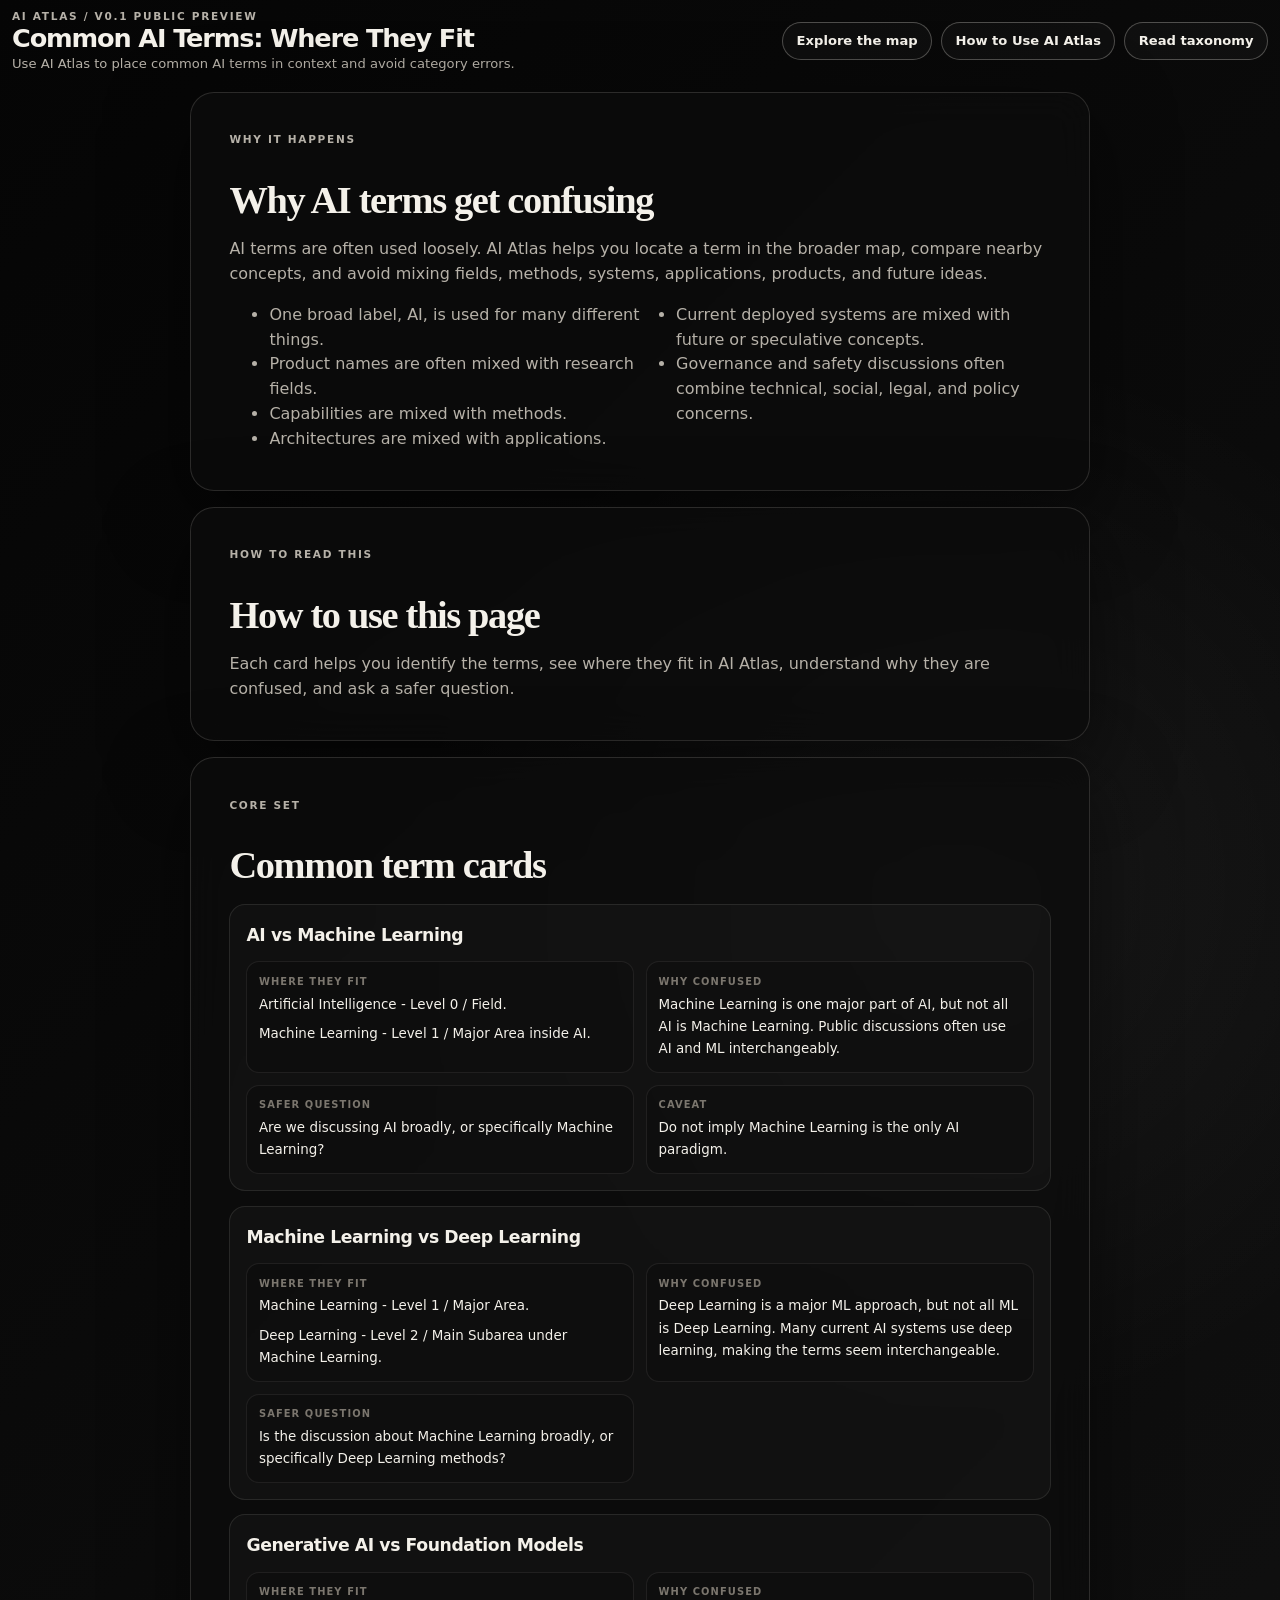
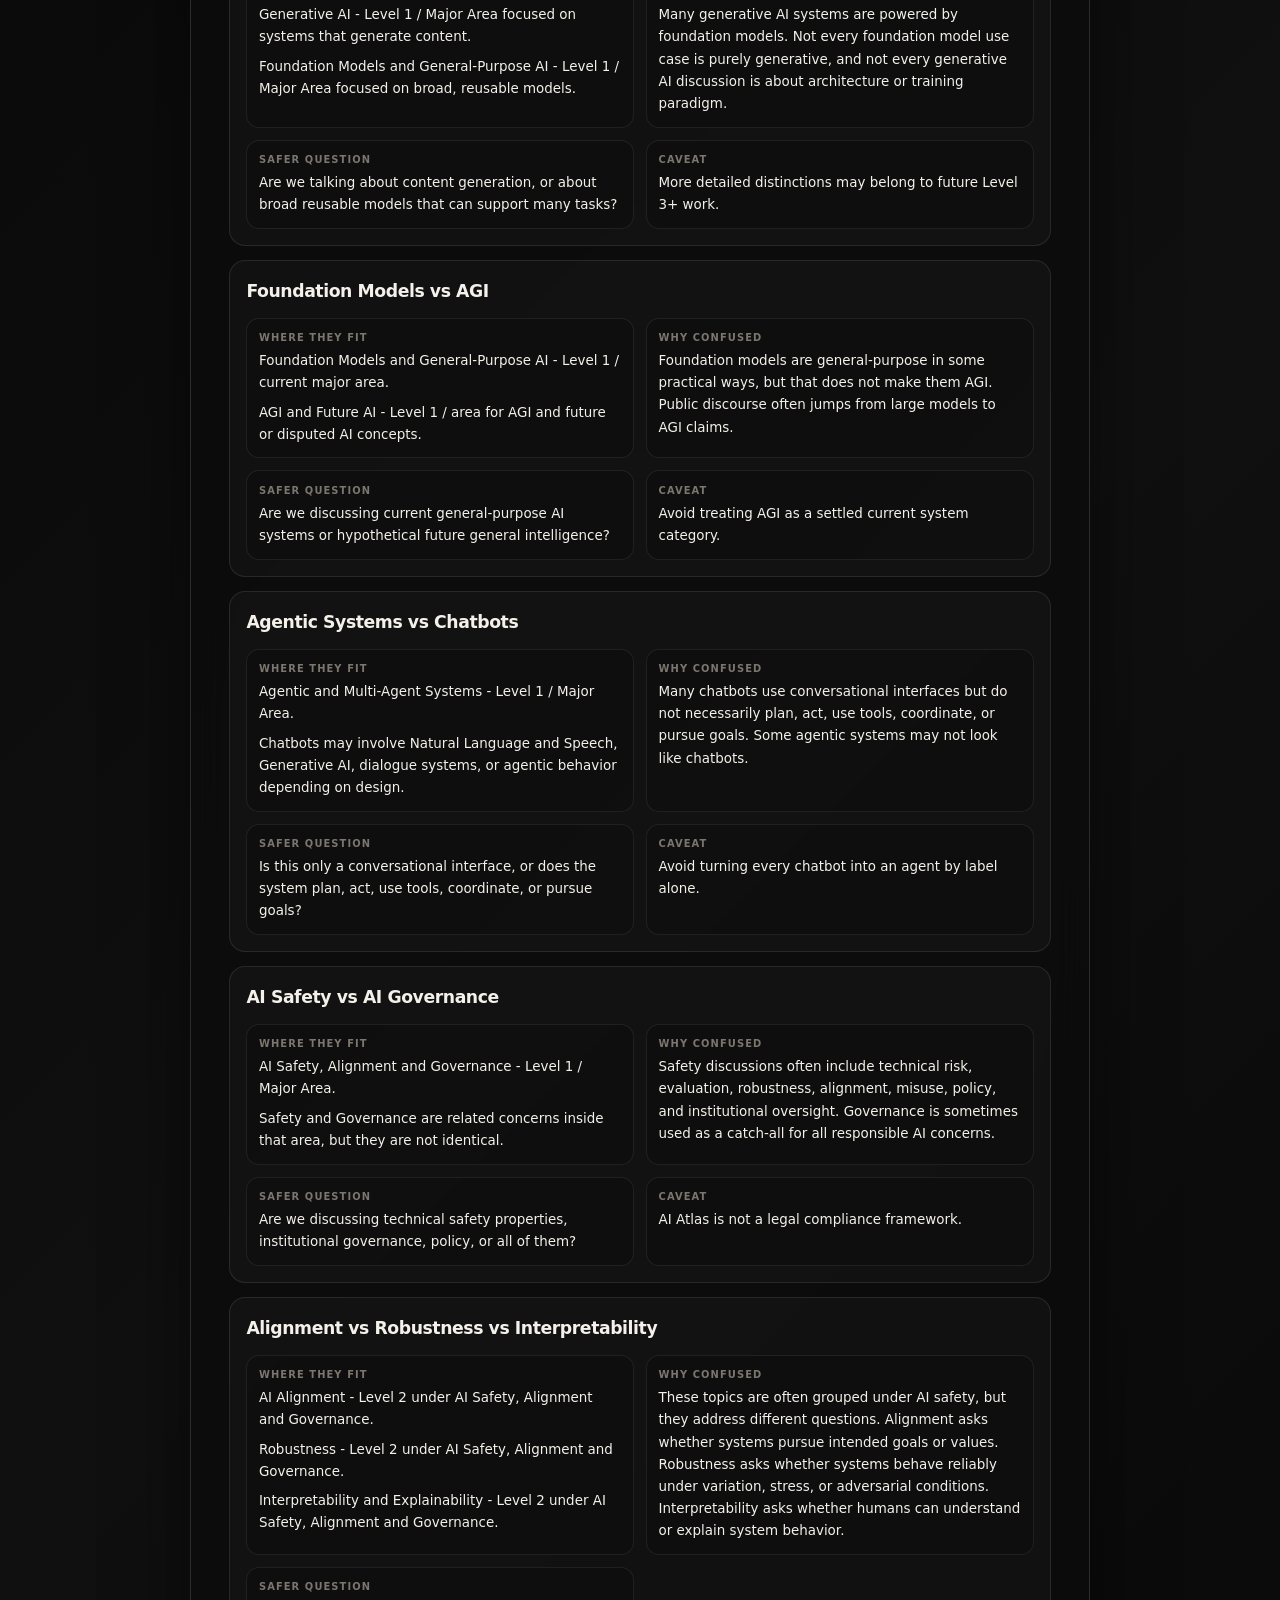
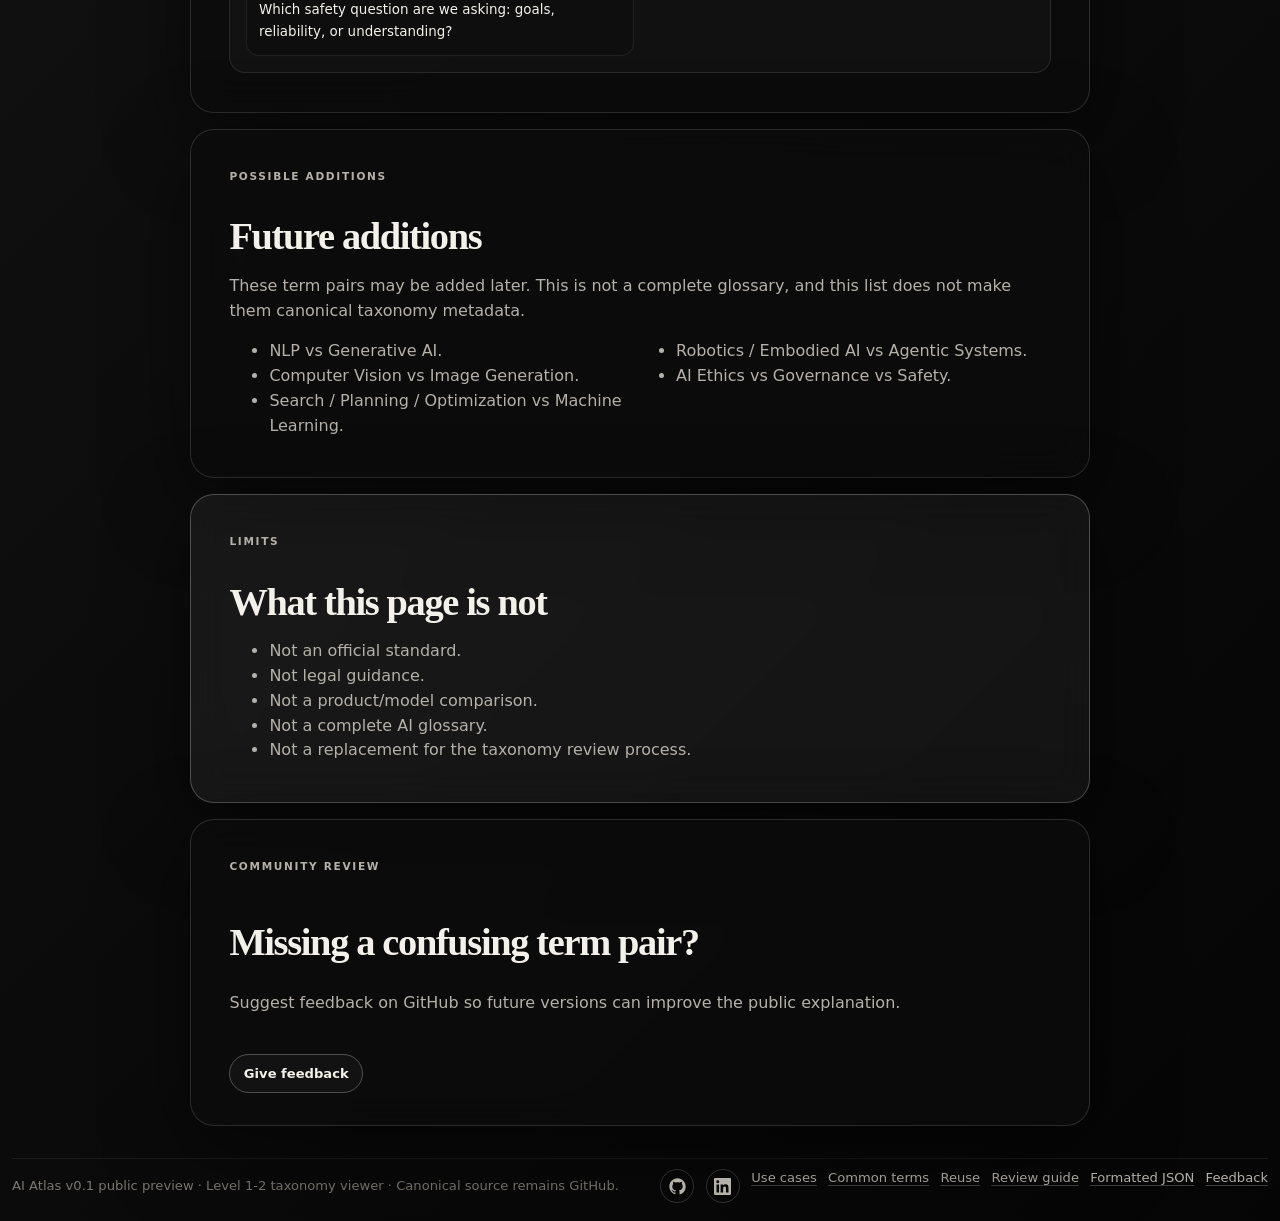
<file: viewer/common-terms.html>
<!doctype html>
<html lang="en">
  <head>
    <meta charset="utf-8" />
    <meta name="viewport" content="width=device-width, initial-scale=1" />
    <title>Common AI Terms: Where They Fit</title>
    <meta
      name="description"
      content="Place common AI terms in context with the AI Atlas v0.1 public Level 1-Level 2 taxonomy."
    />
    <link rel="stylesheet" href="styles.css" />
    <link rel="stylesheet" href="footer-icons.css" />
    <script defer src="https://cloud.umami.is/script.js" data-website-id="cd95cd52-d2f8-40e0-9c48-78f829b5700f"></script>
  </head>
  <body>
    <header class="hero" aria-labelledby="page-title">
      <div>
        <p class="eyebrow">AI Atlas / v0.1 public preview</p>
        <h1 id="page-title">Common AI Terms: Where They Fit</h1>
        <p class="lede">Use AI Atlas to place common AI terms in context and avoid category errors.</p>
      </div>
      <nav class="actions" aria-label="Page links">
        <a href="index.html">Explore the map</a>
        <a href="use-cases.html">How to Use AI Atlas</a>
        <a href="doc.html?doc=taxonomy">Read taxonomy</a>
      </nav>
    </header>

    <main class="doc-page use-cases-page common-terms-page">
      <section class="doc-card use-section" aria-labelledby="why-title">
        <p class="eyebrow">Why it happens</p>
        <h2 id="why-title">Why AI terms get confusing</h2>
        <p>
          AI terms are often used loosely. AI Atlas helps you locate a term in the broader map, compare nearby concepts, and avoid mixing fields, methods, systems, applications, products, and future ideas.
        </p>
        <ul class="pair-list">
          <li>One broad label, AI, is used for many different things.</li>
          <li>Product names are often mixed with research fields.</li>
          <li>Capabilities are mixed with methods.</li>
          <li>Architectures are mixed with applications.</li>
          <li>Current deployed systems are mixed with future or speculative concepts.</li>
          <li>Governance and safety discussions often combine technical, social, legal, and policy concerns.</li>
        </ul>
      </section>

      <section class="doc-card use-section" aria-labelledby="how-title">
        <p class="eyebrow">How to read this</p>
        <h2 id="how-title">How to use this page</h2>
        <p>Each card helps you identify the terms, see where they fit in AI Atlas, understand why they are confused, and ask a safer question.</p>
      </section>

      <section class="doc-card use-section" aria-labelledby="cards-title">
        <p class="eyebrow">Core set</p>
        <h2 id="cards-title">Common term cards</h2>
        <div class="terms-grid">
          <article class="term-card">
            <h3>AI vs Machine Learning</h3>
            <dl>
              <div>
                <dt>Where they fit</dt>
                <dd>Artificial Intelligence - Level 0 / Field.</dd>
                <dd>Machine Learning - Level 1 / Major Area inside AI.</dd>
              </div>
              <div>
                <dt>Why confused</dt>
                <dd>Machine Learning is one major part of AI, but not all AI is Machine Learning. Public discussions often use AI and ML interchangeably.</dd>
              </div>
              <div>
                <dt>Safer question</dt>
                <dd>Are we discussing AI broadly, or specifically Machine Learning?</dd>
              </div>
              <div>
                <dt>Caveat</dt>
                <dd>Do not imply Machine Learning is the only AI paradigm.</dd>
              </div>
            </dl>
          </article>

          <article class="term-card">
            <h3>Machine Learning vs Deep Learning</h3>
            <dl>
              <div>
                <dt>Where they fit</dt>
                <dd>Machine Learning - Level 1 / Major Area.</dd>
                <dd>Deep Learning - Level 2 / Main Subarea under Machine Learning.</dd>
              </div>
              <div>
                <dt>Why confused</dt>
                <dd>Deep Learning is a major ML approach, but not all ML is Deep Learning. Many current AI systems use deep learning, making the terms seem interchangeable.</dd>
              </div>
              <div>
                <dt>Safer question</dt>
                <dd>Is the discussion about Machine Learning broadly, or specifically Deep Learning methods?</dd>
              </div>
            </dl>
          </article>

          <article class="term-card">
            <h3>Generative AI vs Foundation Models</h3>
            <dl>
              <div>
                <dt>Where they fit</dt>
                <dd>Generative AI - Level 1 / Major Area focused on systems that generate content.</dd>
                <dd>Foundation Models and General-Purpose AI - Level 1 / Major Area focused on broad, reusable models.</dd>
              </div>
              <div>
                <dt>Why confused</dt>
                <dd>Many generative AI systems are powered by foundation models. Not every foundation model use case is purely generative, and not every generative AI discussion is about architecture or training paradigm.</dd>
              </div>
              <div>
                <dt>Safer question</dt>
                <dd>Are we talking about content generation, or about broad reusable models that can support many tasks?</dd>
              </div>
              <div>
                <dt>Caveat</dt>
                <dd>More detailed distinctions may belong to future Level 3+ work.</dd>
              </div>
            </dl>
          </article>

          <article class="term-card">
            <h3>Foundation Models vs AGI</h3>
            <dl>
              <div>
                <dt>Where they fit</dt>
                <dd>Foundation Models and General-Purpose AI - Level 1 / current major area.</dd>
                <dd>AGI and Future AI - Level 1 / area for AGI and future or disputed AI concepts.</dd>
              </div>
              <div>
                <dt>Why confused</dt>
                <dd>Foundation models are general-purpose in some practical ways, but that does not make them AGI. Public discourse often jumps from large models to AGI claims.</dd>
              </div>
              <div>
                <dt>Safer question</dt>
                <dd>Are we discussing current general-purpose AI systems or hypothetical future general intelligence?</dd>
              </div>
              <div>
                <dt>Caveat</dt>
                <dd>Avoid treating AGI as a settled current system category.</dd>
              </div>
            </dl>
          </article>

          <article class="term-card">
            <h3>Agentic Systems vs Chatbots</h3>
            <dl>
              <div>
                <dt>Where they fit</dt>
                <dd>Agentic and Multi-Agent Systems - Level 1 / Major Area.</dd>
                <dd>Chatbots may involve Natural Language and Speech, Generative AI, dialogue systems, or agentic behavior depending on design.</dd>
              </div>
              <div>
                <dt>Why confused</dt>
                <dd>Many chatbots use conversational interfaces but do not necessarily plan, act, use tools, coordinate, or pursue goals. Some agentic systems may not look like chatbots.</dd>
              </div>
              <div>
                <dt>Safer question</dt>
                <dd>Is this only a conversational interface, or does the system plan, act, use tools, coordinate, or pursue goals?</dd>
              </div>
              <div>
                <dt>Caveat</dt>
                <dd>Avoid turning every chatbot into an agent by label alone.</dd>
              </div>
            </dl>
          </article>

          <article class="term-card">
            <h3>AI Safety vs AI Governance</h3>
            <dl>
              <div>
                <dt>Where they fit</dt>
                <dd>AI Safety, Alignment and Governance - Level 1 / Major Area.</dd>
                <dd>Safety and Governance are related concerns inside that area, but they are not identical.</dd>
              </div>
              <div>
                <dt>Why confused</dt>
                <dd>Safety discussions often include technical risk, evaluation, robustness, alignment, misuse, policy, and institutional oversight. Governance is sometimes used as a catch-all for all responsible AI concerns.</dd>
              </div>
              <div>
                <dt>Safer question</dt>
                <dd>Are we discussing technical safety properties, institutional governance, policy, or all of them?</dd>
              </div>
              <div>
                <dt>Caveat</dt>
                <dd>AI Atlas is not a legal compliance framework.</dd>
              </div>
            </dl>
          </article>

          <article class="term-card">
            <h3>Alignment vs Robustness vs Interpretability</h3>
            <dl>
              <div>
                <dt>Where they fit</dt>
                <dd>AI Alignment - Level 2 under AI Safety, Alignment and Governance.</dd>
                <dd>Robustness - Level 2 under AI Safety, Alignment and Governance.</dd>
                <dd>Interpretability and Explainability - Level 2 under AI Safety, Alignment and Governance.</dd>
              </div>
              <div>
                <dt>Why confused</dt>
                <dd>These topics are often grouped under AI safety, but they address different questions. Alignment asks whether systems pursue intended goals or values. Robustness asks whether systems behave reliably under variation, stress, or adversarial conditions. Interpretability asks whether humans can understand or explain system behavior.</dd>
              </div>
              <div>
                <dt>Safer question</dt>
                <dd>Which safety question are we asking: goals, reliability, or understanding?</dd>
              </div>
            </dl>
          </article>
        </div>
      </section>

      <section class="doc-card use-section" aria-labelledby="future-title">
        <p class="eyebrow">Possible additions</p>
        <h2 id="future-title">Future additions</h2>
        <p>These term pairs may be added later. This is not a complete glossary, and this list does not make them canonical taxonomy metadata.</p>
        <ul class="pair-list">
          <li>NLP vs Generative AI.</li>
          <li>Computer Vision vs Image Generation.</li>
          <li>Search / Planning / Optimization vs Machine Learning.</li>
          <li>Robotics / Embodied AI vs Agentic Systems.</li>
          <li>AI Ethics vs Governance vs Safety.</li>
        </ul>
      </section>

      <section class="doc-card use-section limitation-block" aria-labelledby="not-title">
        <p class="eyebrow">Limits</p>
        <h2 id="not-title">What this page is not</h2>
        <ul>
          <li>Not an official standard.</li>
          <li>Not legal guidance.</li>
          <li>Not a product/model comparison.</li>
          <li>Not a complete AI glossary.</li>
          <li>Not a replacement for the taxonomy review process.</li>
        </ul>
      </section>

      <section class="doc-card use-section feedback-section" aria-labelledby="feedback-title">
        <p class="eyebrow">Community review</p>
        <h2 id="feedback-title">Missing a confusing term pair?</h2>
        <p>Suggest feedback on GitHub so future versions can improve the public explanation.</p>
        <div class="details-actions">
          <a href="https://github.com/ai-atlas-project/ai-atlas/issues/new">Give feedback</a>
        </div>
      </section>
    </main>

    <footer class="site-footer" aria-label="Site footer">
      <p>AI Atlas v0.1 public preview · Level 1-2 taxonomy viewer · Canonical source remains GitHub.</p>
      <nav class="footer-links" aria-label="Footer links">
        <a href="https://github.com/ai-atlas-project/ai-atlas">GitHub repository</a>
        <a href="https://www.linkedin.com/in/astzhalkouski/">Alyaksandr Stzhalkouski</a>
        <a href="use-cases.html">Use cases</a>
        <a href="common-terms.html">Common terms</a>
        <a href="reuse.html">Reuse</a>
        <a href="doc.html?doc=review">Review guide</a>
        <a href="doc.html?doc=json">Formatted JSON</a>
        <a href="https://github.com/ai-atlas-project/ai-atlas/issues/new">Feedback</a>
      </nav>
    </footer>
  </body>
</html>
</file>
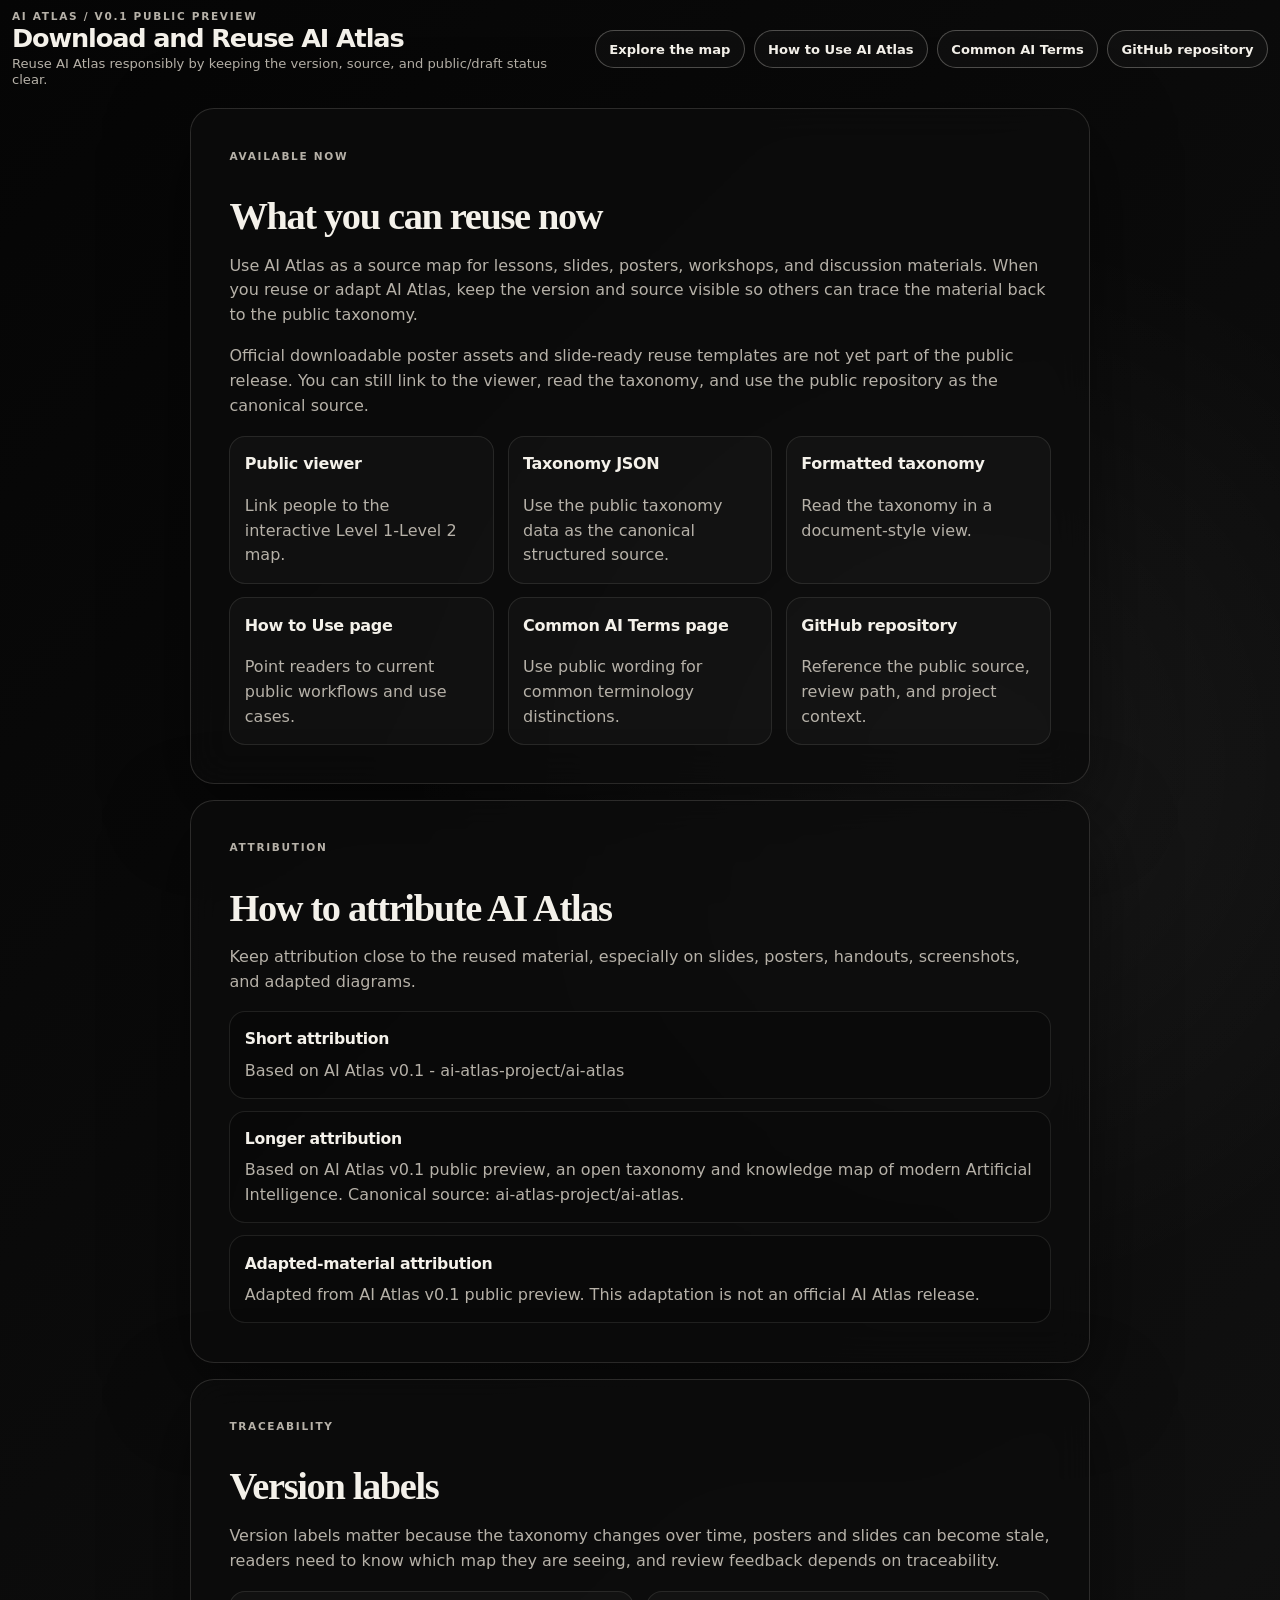
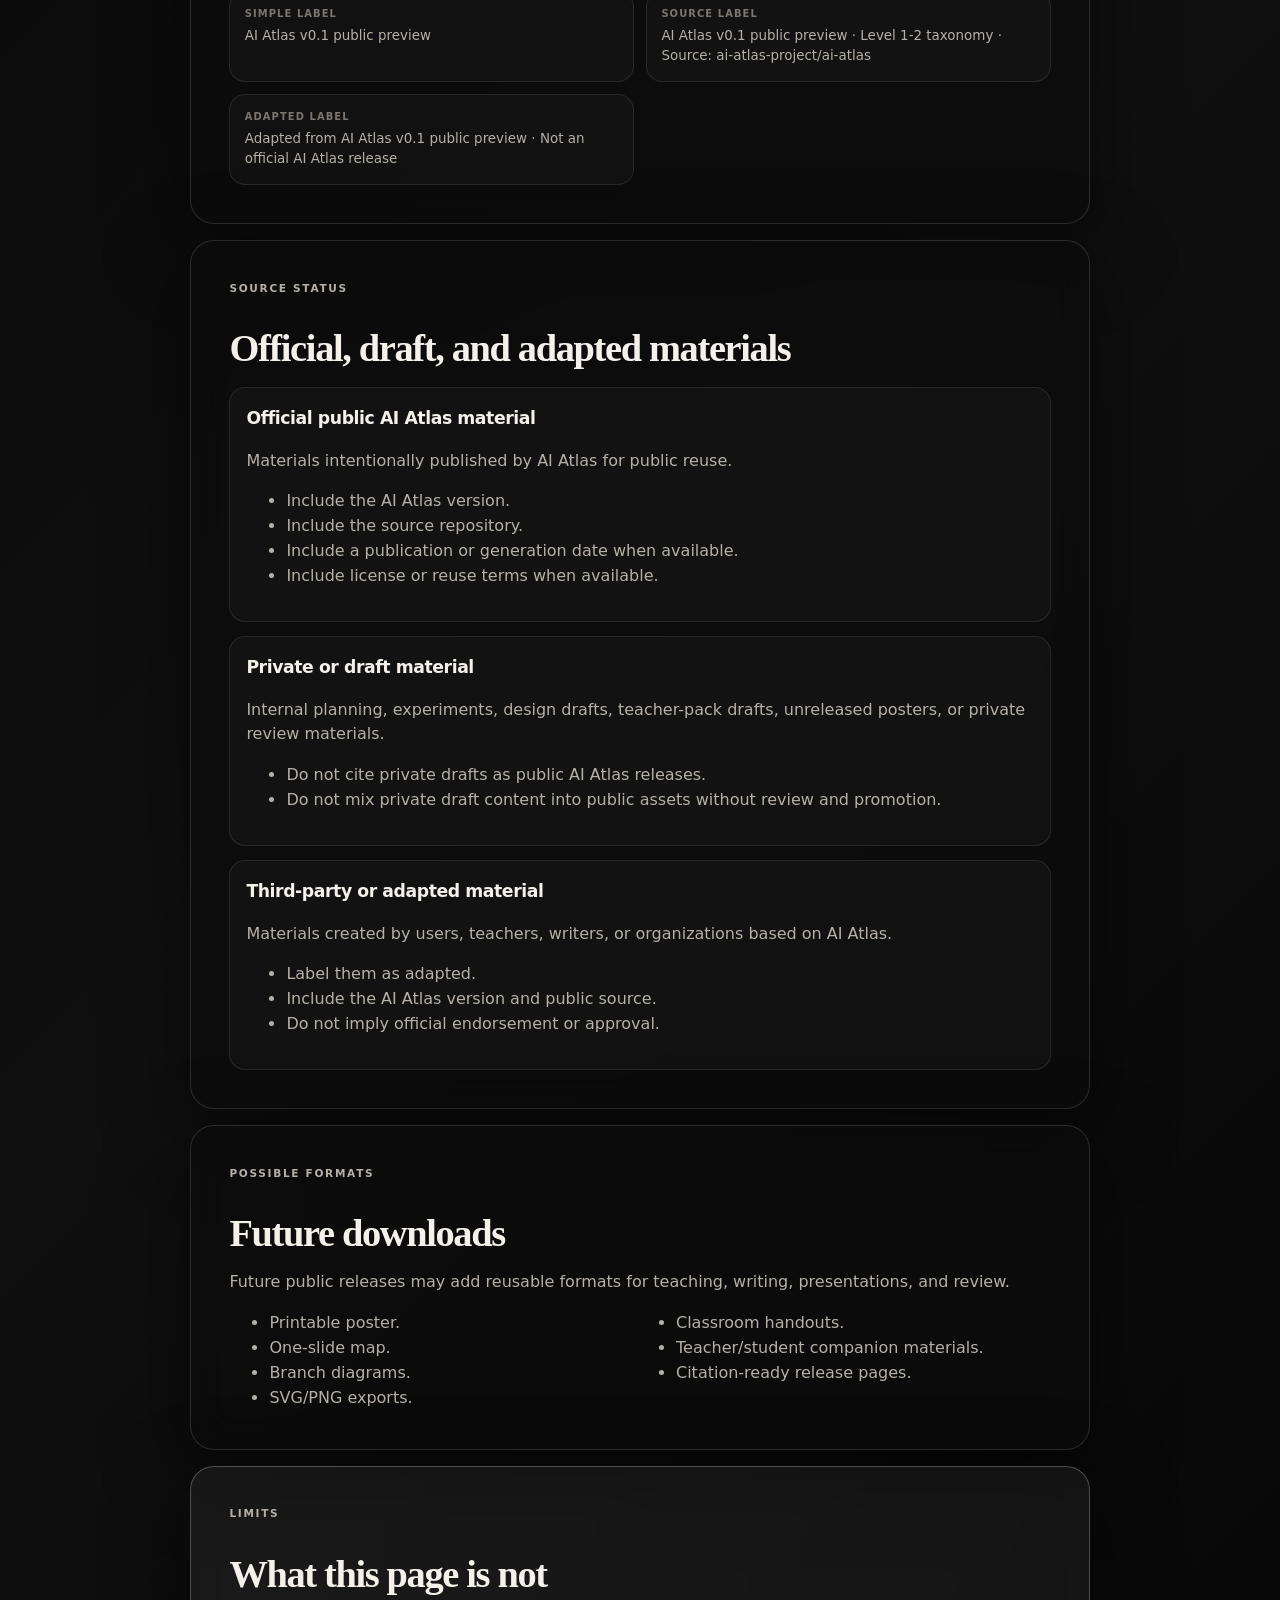
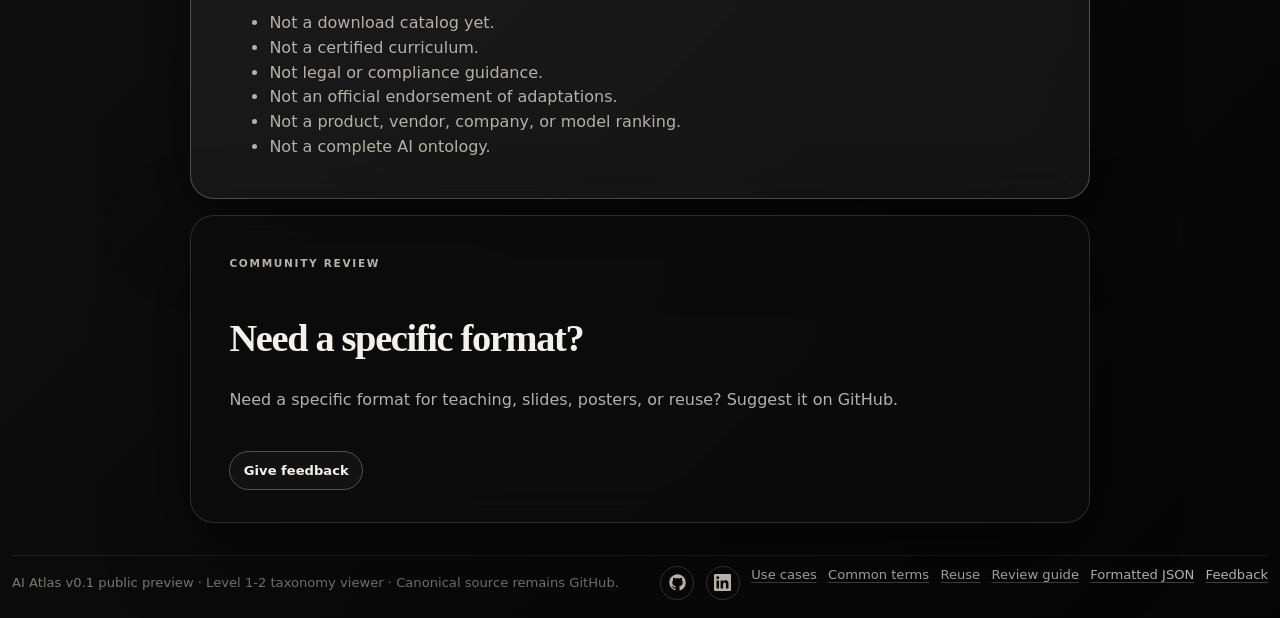
<file: viewer/reuse.html>
<!doctype html>
<html lang="en">
  <head>
    <meta charset="utf-8" />
    <meta name="viewport" content="width=device-width, initial-scale=1" />
    <title>Download and Reuse AI Atlas</title>
    <meta
      name="description"
      content="Guidance for citing, linking, reusing, and adapting AI Atlas v0.1 public preview materials with clear version and source attribution."
    />
    <link rel="stylesheet" href="styles.css" />
    <link rel="stylesheet" href="footer-icons.css" />
    <script defer src="https://cloud.umami.is/script.js" data-website-id="cd95cd52-d2f8-40e0-9c48-78f829b5700f"></script>
  </head>
  <body>
    <header class="hero" aria-labelledby="page-title">
      <div>
        <p class="eyebrow">AI Atlas / v0.1 public preview</p>
        <h1 id="page-title">Download and Reuse AI Atlas</h1>
        <p class="lede">Reuse AI Atlas responsibly by keeping the version, source, and public/draft status clear.</p>
      </div>
      <nav class="actions" aria-label="Page links">
        <a href="index.html">Explore the map</a>
        <a href="use-cases.html">How to Use AI Atlas</a>
        <a href="common-terms.html">Common AI Terms</a>
        <a href="https://github.com/ai-atlas-project/ai-atlas">GitHub repository</a>
      </nav>
    </header>

    <main class="doc-page use-cases-page reuse-page">
      <section class="doc-card use-section" aria-labelledby="reuse-now-title">
        <p class="eyebrow">Available now</p>
        <h2 id="reuse-now-title">What you can reuse now</h2>
        <p>
          Use AI Atlas as a source map for lessons, slides, posters, workshops, and discussion materials. When you reuse or adapt AI Atlas, keep the version and source visible so others can trace the material back to the public taxonomy.
        </p>
        <p>
          Official downloadable poster assets and slide-ready reuse templates are not yet part of the public release. You can still link to the viewer, read the taxonomy, and use the public repository as the canonical source.
        </p>
        <div class="use-grid compact">
          <article>
            <h3>Public viewer</h3>
            <p>Link people to the interactive Level 1-Level 2 map.</p>
          </article>
          <article>
            <h3>Taxonomy JSON</h3>
            <p>Use the public taxonomy data as the canonical structured source.</p>
          </article>
          <article>
            <h3>Formatted taxonomy</h3>
            <p>Read the taxonomy in a document-style view.</p>
          </article>
          <article>
            <h3>How to Use page</h3>
            <p>Point readers to current public workflows and use cases.</p>
          </article>
          <article>
            <h3>Common AI Terms page</h3>
            <p>Use public wording for common terminology distinctions.</p>
          </article>
          <article>
            <h3>GitHub repository</h3>
            <p>Reference the public source, review path, and project context.</p>
          </article>
        </div>
      </section>

      <section class="doc-card use-section" aria-labelledby="attribute-title">
        <p class="eyebrow">Attribution</p>
        <h2 id="attribute-title">How to attribute AI Atlas</h2>
        <p>Keep attribution close to the reused material, especially on slides, posters, handouts, screenshots, and adapted diagrams.</p>
        <div class="attribution-examples">
          <article class="attribution-example">
            <h3>Short attribution</h3>
            <p>Based on AI Atlas v0.1 - ai-atlas-project/ai-atlas</p>
          </article>
          <article class="attribution-example">
            <h3>Longer attribution</h3>
            <p>Based on AI Atlas v0.1 public preview, an open taxonomy and knowledge map of modern Artificial Intelligence. Canonical source: ai-atlas-project/ai-atlas.</p>
          </article>
          <article class="attribution-example">
            <h3>Adapted-material attribution</h3>
            <p>Adapted from AI Atlas v0.1 public preview. This adaptation is not an official AI Atlas release.</p>
          </article>
        </div>
      </section>

      <section class="doc-card use-section" aria-labelledby="version-title">
        <p class="eyebrow">Traceability</p>
        <h2 id="version-title">Version labels</h2>
        <p>
          Version labels matter because the taxonomy changes over time, posters and slides can become stale, readers need to know which map they are seeing, and review feedback depends on traceability.
        </p>
        <dl class="term-list">
          <div>
            <dt>Simple label</dt>
            <dd>AI Atlas v0.1 public preview</dd>
          </div>
          <div>
            <dt>Source label</dt>
            <dd>AI Atlas v0.1 public preview · Level 1-2 taxonomy · Source: ai-atlas-project/ai-atlas</dd>
          </div>
          <div>
            <dt>Adapted label</dt>
            <dd>Adapted from AI Atlas v0.1 public preview · Not an official AI Atlas release</dd>
          </div>
        </dl>
      </section>

      <section class="doc-card use-section" aria-labelledby="material-title">
        <p class="eyebrow">Source status</p>
        <h2 id="material-title">Official, draft, and adapted materials</h2>
        <div class="terms-grid">
          <article class="term-card">
            <h3>Official public AI Atlas material</h3>
            <p>Materials intentionally published by AI Atlas for public reuse.</p>
            <ul>
              <li>Include the AI Atlas version.</li>
              <li>Include the source repository.</li>
              <li>Include a publication or generation date when available.</li>
              <li>Include license or reuse terms when available.</li>
            </ul>
          </article>
          <article class="term-card">
            <h3>Private or draft material</h3>
            <p>Internal planning, experiments, design drafts, teacher-pack drafts, unreleased posters, or private review materials.</p>
            <ul>
              <li>Do not cite private drafts as public AI Atlas releases.</li>
              <li>Do not mix private draft content into public assets without review and promotion.</li>
            </ul>
          </article>
          <article class="term-card">
            <h3>Third-party or adapted material</h3>
            <p>Materials created by users, teachers, writers, or organizations based on AI Atlas.</p>
            <ul>
              <li>Label them as adapted.</li>
              <li>Include the AI Atlas version and public source.</li>
              <li>Do not imply official endorsement or approval.</li>
            </ul>
          </article>
        </div>
      </section>

      <section class="doc-card use-section" aria-labelledby="future-title">
        <p class="eyebrow">Possible formats</p>
        <h2 id="future-title">Future downloads</h2>
        <p>Future public releases may add reusable formats for teaching, writing, presentations, and review.</p>
        <ul class="pair-list">
          <li>Printable poster.</li>
          <li>One-slide map.</li>
          <li>Branch diagrams.</li>
          <li>SVG/PNG exports.</li>
          <li>Classroom handouts.</li>
          <li>Teacher/student companion materials.</li>
          <li>Citation-ready release pages.</li>
        </ul>
      </section>

      <section class="doc-card use-section limitation-block" aria-labelledby="not-title">
        <p class="eyebrow">Limits</p>
        <h2 id="not-title">What this page is not</h2>
        <ul>
          <li>Not a download catalog yet.</li>
          <li>Not a certified curriculum.</li>
          <li>Not legal or compliance guidance.</li>
          <li>Not an official endorsement of adaptations.</li>
          <li>Not a product, vendor, company, or model ranking.</li>
          <li>Not a complete AI ontology.</li>
        </ul>
      </section>

      <section class="doc-card use-section feedback-section" aria-labelledby="feedback-title">
        <p class="eyebrow">Community review</p>
        <h2 id="feedback-title">Need a specific format?</h2>
        <p>Need a specific format for teaching, slides, posters, or reuse? Suggest it on GitHub.</p>
        <div class="details-actions">
          <a href="https://github.com/ai-atlas-project/ai-atlas/issues/new">Give feedback</a>
        </div>
      </section>
    </main>

    <footer class="site-footer" aria-label="Site footer">
      <p>AI Atlas v0.1 public preview · Level 1-2 taxonomy viewer · Canonical source remains GitHub.</p>
      <nav class="footer-links" aria-label="Footer links">
        <a href="https://github.com/ai-atlas-project/ai-atlas">GitHub repository</a>
        <a href="https://www.linkedin.com/in/astzhalkouski/">Alyaksandr Stzhalkouski</a>
        <a href="use-cases.html">Use cases</a>
        <a href="common-terms.html">Common terms</a>
        <a href="reuse.html">Reuse</a>
        <a href="doc.html?doc=review">Review guide</a>
        <a href="doc.html?doc=json">Formatted JSON</a>
        <a href="https://github.com/ai-atlas-project/ai-atlas/issues/new">Feedback</a>
      </nav>
    </footer>
  </body>
</html>
</file>
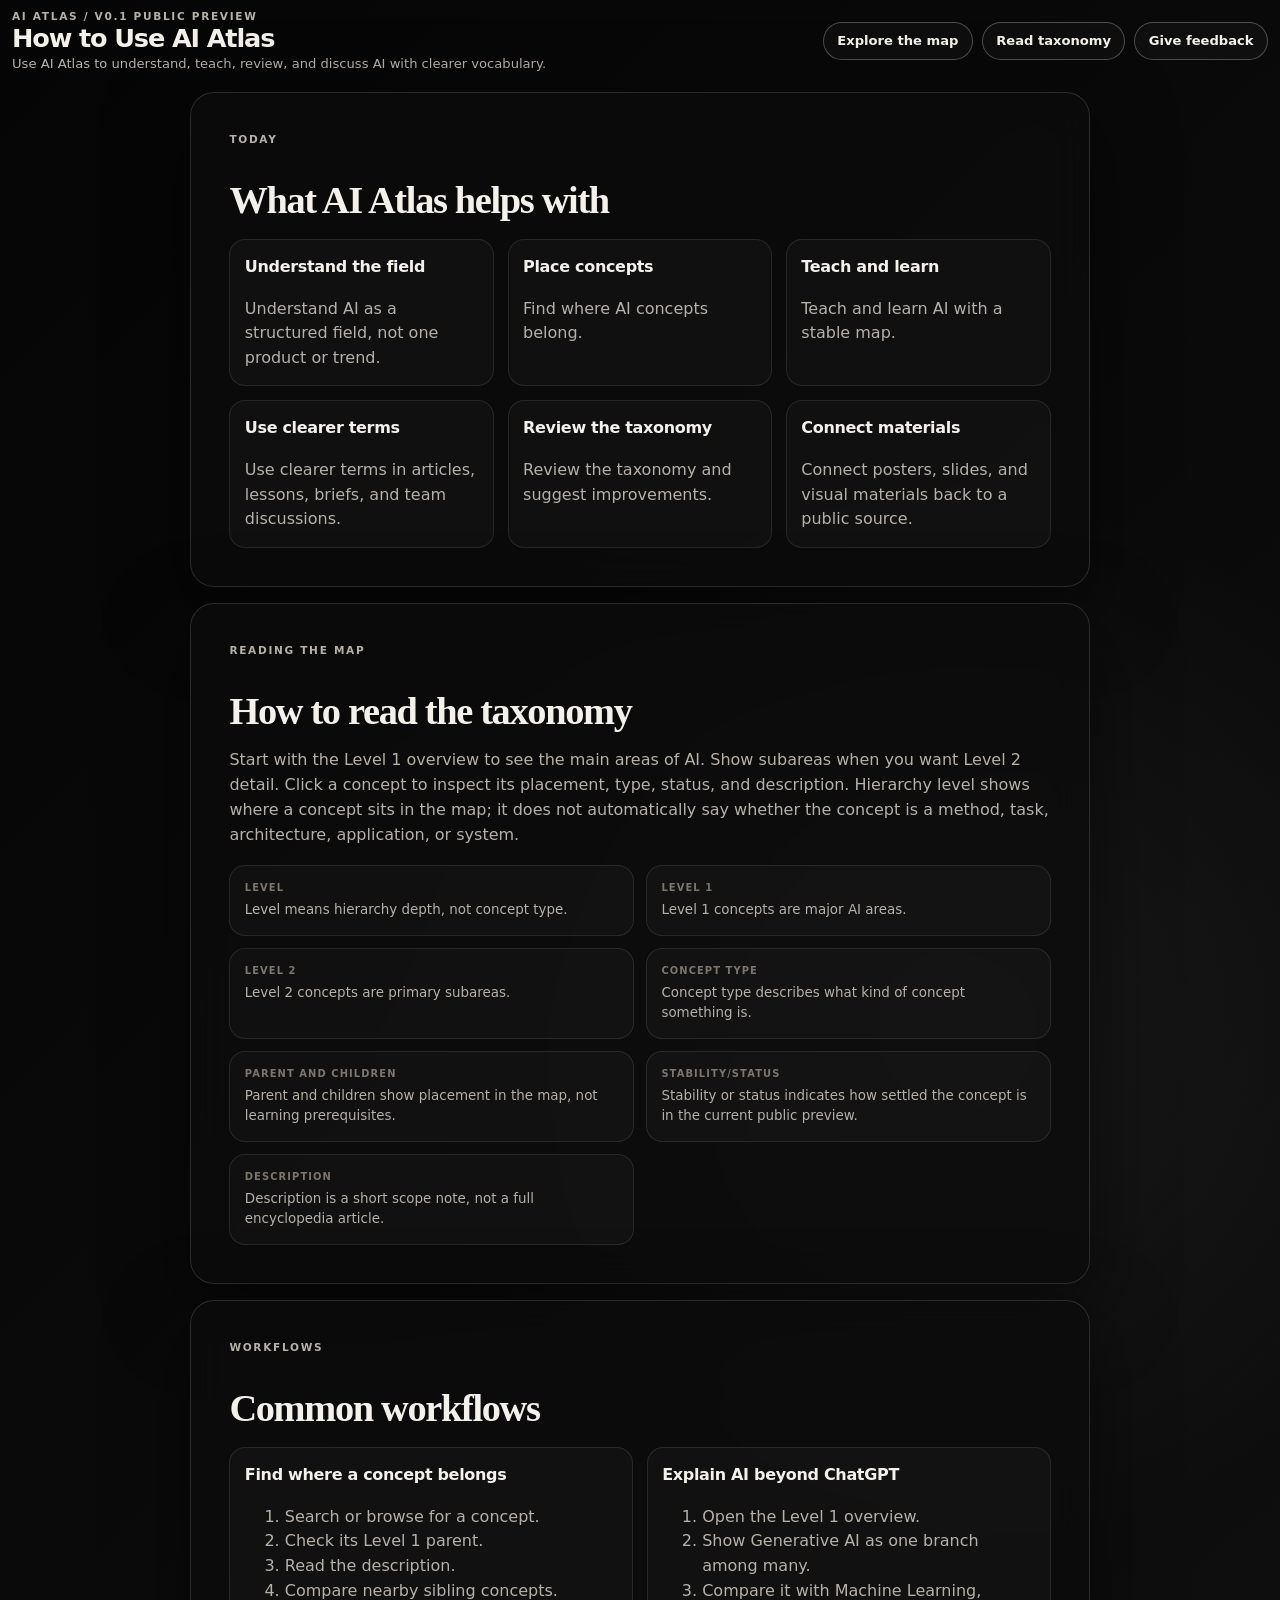
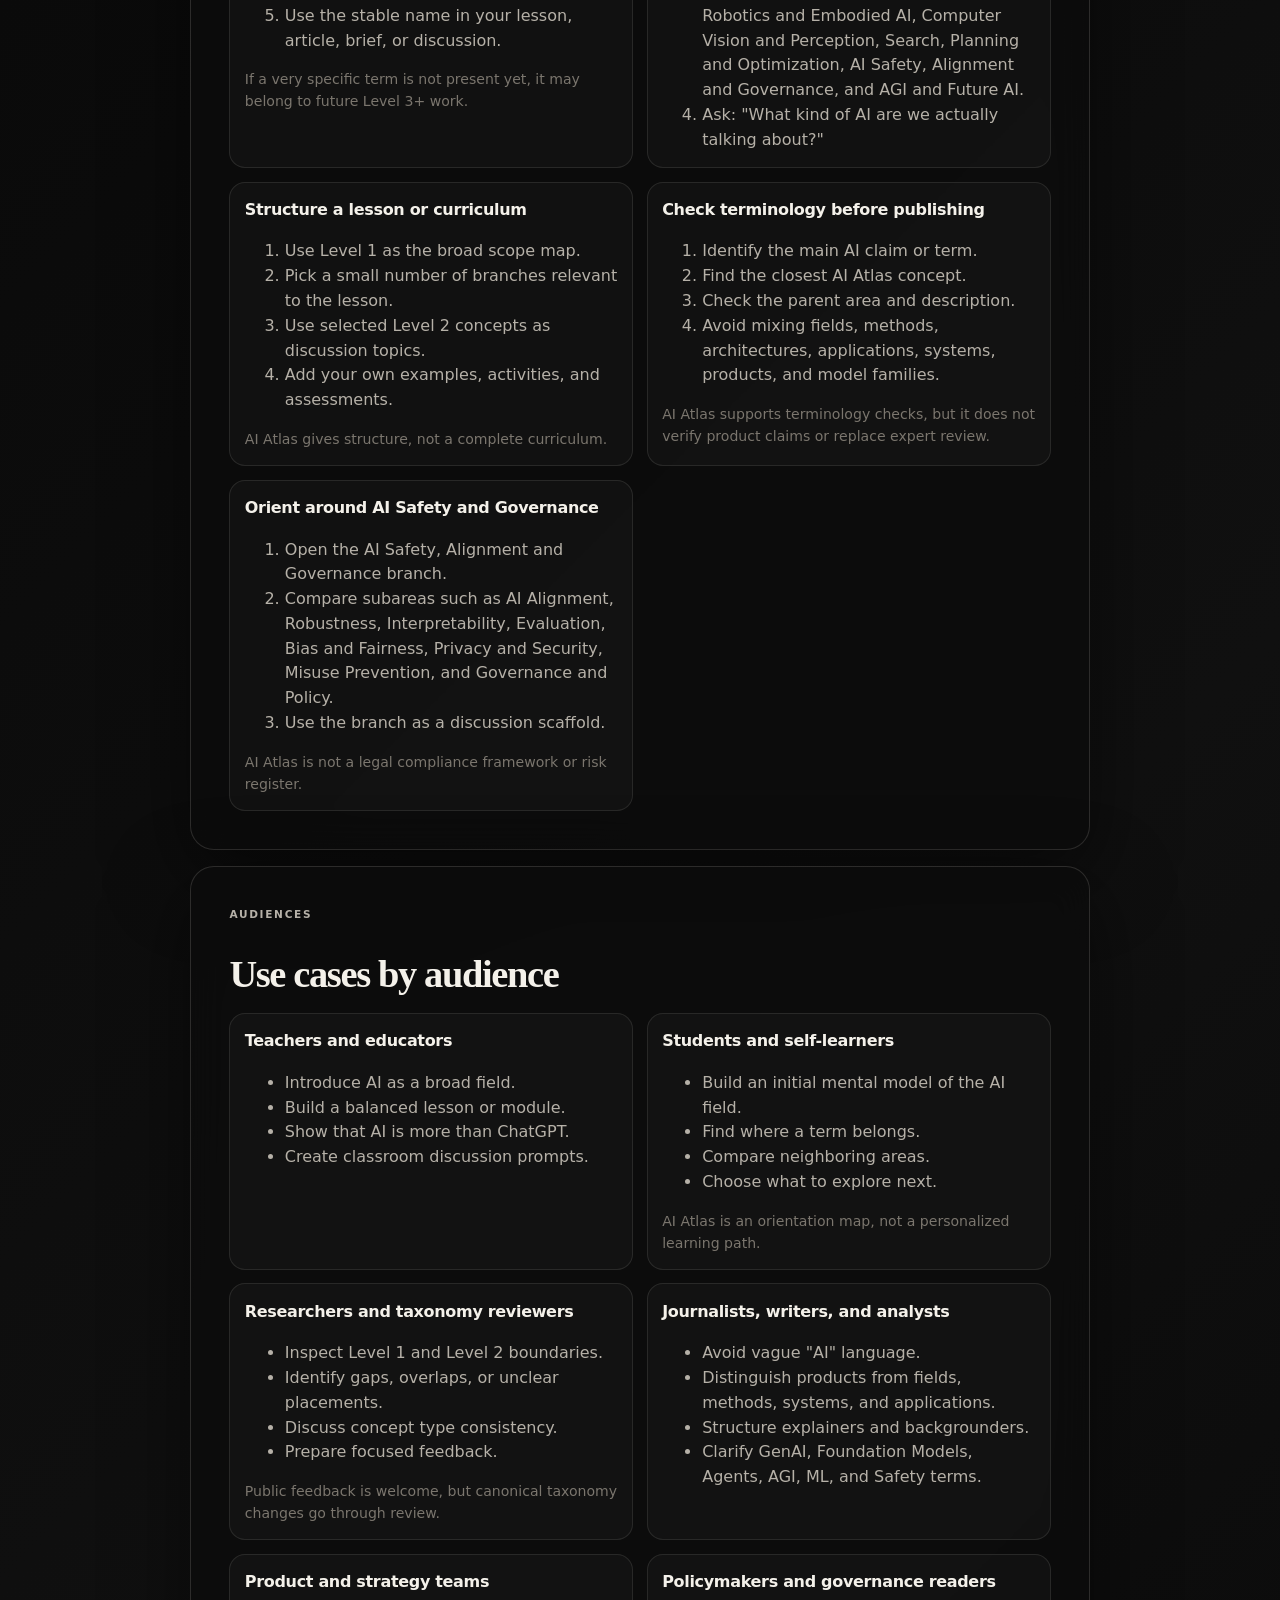
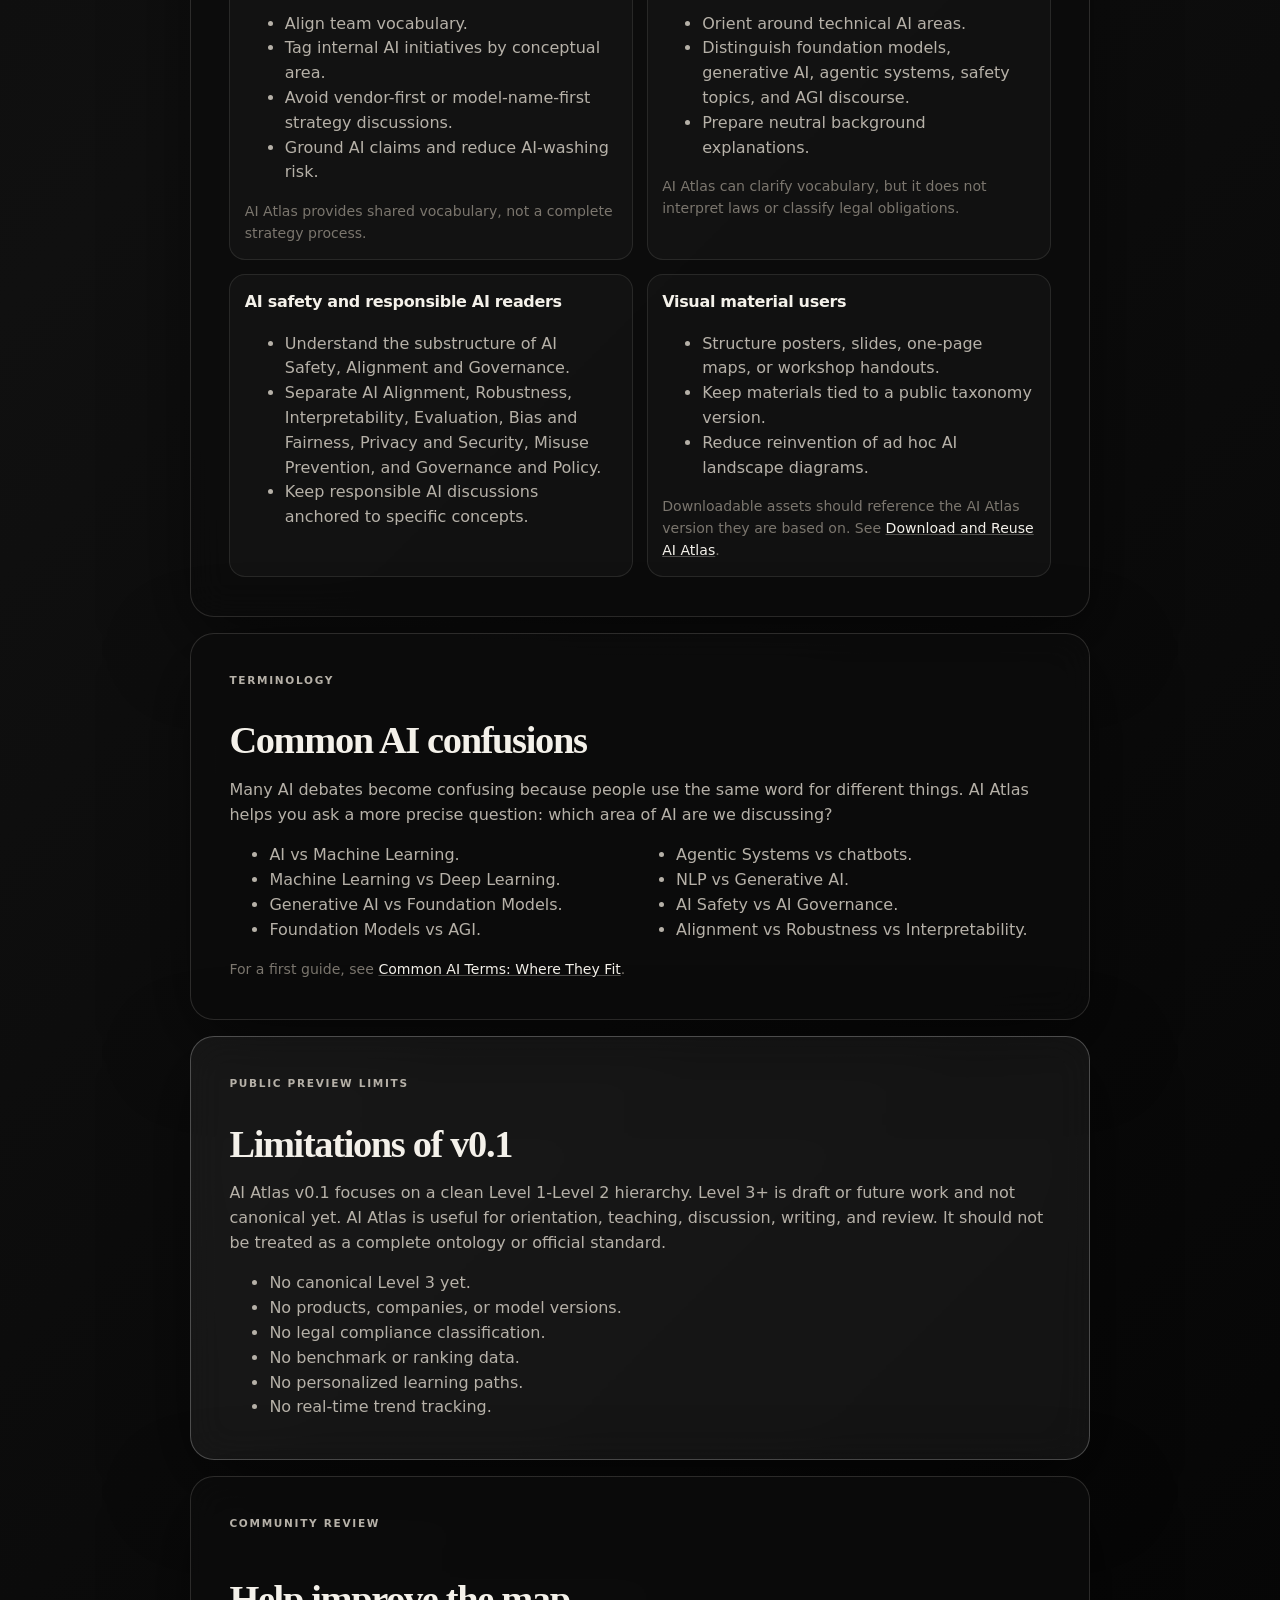
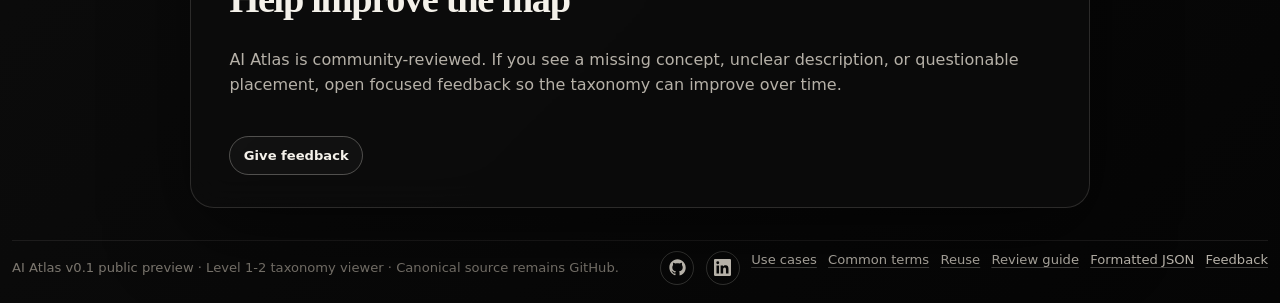
<file: viewer/use-cases.html>
<!doctype html>
<html lang="en">
  <head>
    <meta charset="utf-8" />
    <meta name="viewport" content="width=device-width, initial-scale=1" />
    <title>How to Use AI Atlas</title>
    <meta
      name="description"
      content="How people can use the AI Atlas v0.1 public preview to understand, teach, review, and discuss AI with clearer vocabulary."
    />
    <link rel="stylesheet" href="styles.css" />
    <link rel="stylesheet" href="footer-icons.css" />
  </head>
  <body>
    <header class="hero" aria-labelledby="page-title">
      <div>
        <p class="eyebrow">AI Atlas / v0.1 public preview</p>
        <h1 id="page-title">How to Use AI Atlas</h1>
        <p class="lede">Use AI Atlas to understand, teach, review, and discuss AI with clearer vocabulary.</p>
      </div>
      <nav class="actions" aria-label="Page links">
        <a href="./">Explore the map</a>
        <a href="doc.html?doc=taxonomy">Read taxonomy</a>
        <a href="https://github.com/ai-atlas-project/ai-atlas/issues/new">Give feedback</a>
      </nav>
    </header>

    <main class="doc-page use-cases-page">
      <section class="doc-card use-section" aria-labelledby="helps-title">
        <p class="eyebrow">Today</p>
        <h2 id="helps-title">What AI Atlas helps with</h2>
        <div class="use-grid compact">
          <article>
            <h3>Understand the field</h3>
            <p>Understand AI as a structured field, not one product or trend.</p>
          </article>
          <article>
            <h3>Place concepts</h3>
            <p>Find where AI concepts belong.</p>
          </article>
          <article>
            <h3>Teach and learn</h3>
            <p>Teach and learn AI with a stable map.</p>
          </article>
          <article>
            <h3>Use clearer terms</h3>
            <p>Use clearer terms in articles, lessons, briefs, and team discussions.</p>
          </article>
          <article>
            <h3>Review the taxonomy</h3>
            <p>Review the taxonomy and suggest improvements.</p>
          </article>
          <article>
            <h3>Connect materials</h3>
            <p>Connect posters, slides, and visual materials back to a public source.</p>
          </article>
        </div>
      </section>

      <section class="doc-card use-section" aria-labelledby="read-title">
        <p class="eyebrow">Reading the map</p>
        <h2 id="read-title">How to read the taxonomy</h2>
        <p>
          Start with the Level 1 overview to see the main areas of AI. Show subareas when you want Level 2 detail. Click a concept to inspect its placement, type, status, and description. Hierarchy level shows where a concept sits in the map; it does not automatically say whether the concept is a method, task, architecture, application, or system.
        </p>
        <dl class="term-list">
          <div>
            <dt>Level</dt>
            <dd>Level means hierarchy depth, not concept type.</dd>
          </div>
          <div>
            <dt>Level 1</dt>
            <dd>Level 1 concepts are major AI areas.</dd>
          </div>
          <div>
            <dt>Level 2</dt>
            <dd>Level 2 concepts are primary subareas.</dd>
          </div>
          <div>
            <dt>Concept type</dt>
            <dd>Concept type describes what kind of concept something is.</dd>
          </div>
          <div>
            <dt>Parent and children</dt>
            <dd>Parent and children show placement in the map, not learning prerequisites.</dd>
          </div>
          <div>
            <dt>Stability/status</dt>
            <dd>Stability or status indicates how settled the concept is in the current public preview.</dd>
          </div>
          <div>
            <dt>Description</dt>
            <dd>Description is a short scope note, not a full encyclopedia article.</dd>
          </div>
        </dl>
      </section>

      <section class="doc-card use-section" aria-labelledby="workflow-title">
        <p class="eyebrow">Workflows</p>
        <h2 id="workflow-title">Common workflows</h2>
        <div class="use-grid">
          <article>
            <h3>Find where a concept belongs</h3>
            <ol>
              <li>Search or browse for a concept.</li>
              <li>Check its Level 1 parent.</li>
              <li>Read the description.</li>
              <li>Compare nearby sibling concepts.</li>
              <li>Use the stable name in your lesson, article, brief, or discussion.</li>
            </ol>
            <p class="caveat">If a very specific term is not present yet, it may belong to future Level 3+ work.</p>
          </article>
          <article>
            <h3>Explain AI beyond ChatGPT</h3>
            <ol>
              <li>Open the Level 1 overview.</li>
              <li>Show Generative AI as one branch among many.</li>
              <li>Compare it with Machine Learning, Robotics and Embodied AI, Computer Vision and Perception, Search, Planning and Optimization, AI Safety, Alignment and Governance, and AGI and Future AI.</li>
              <li>Ask: "What kind of AI are we actually talking about?"</li>
            </ol>
          </article>
          <article>
            <h3>Structure a lesson or curriculum</h3>
            <ol>
              <li>Use Level 1 as the broad scope map.</li>
              <li>Pick a small number of branches relevant to the lesson.</li>
              <li>Use selected Level 2 concepts as discussion topics.</li>
              <li>Add your own examples, activities, and assessments.</li>
            </ol>
            <p class="caveat">AI Atlas gives structure, not a complete curriculum.</p>
          </article>
          <article>
            <h3>Check terminology before publishing</h3>
            <ol>
              <li>Identify the main AI claim or term.</li>
              <li>Find the closest AI Atlas concept.</li>
              <li>Check the parent area and description.</li>
              <li>Avoid mixing fields, methods, architectures, applications, systems, products, and model families.</li>
            </ol>
            <p class="caveat">AI Atlas supports terminology checks, but it does not verify product claims or replace expert review.</p>
          </article>
          <article>
            <h3>Orient around AI Safety and Governance</h3>
            <ol>
              <li>Open the AI Safety, Alignment and Governance branch.</li>
              <li>Compare subareas such as AI Alignment, Robustness, Interpretability, Evaluation, Bias and Fairness, Privacy and Security, Misuse Prevention, and Governance and Policy.</li>
              <li>Use the branch as a discussion scaffold.</li>
            </ol>
            <p class="caveat">AI Atlas is not a legal compliance framework or risk register.</p>
          </article>
        </div>
      </section>

      <section class="doc-card use-section" aria-labelledby="audience-title">
        <p class="eyebrow">Audiences</p>
        <h2 id="audience-title">Use cases by audience</h2>
        <div class="use-grid">
          <article>
            <h3>Teachers and educators</h3>
            <ul>
              <li>Introduce AI as a broad field.</li>
              <li>Build a balanced lesson or module.</li>
              <li>Show that AI is more than ChatGPT.</li>
              <li>Create classroom discussion prompts.</li>
            </ul>
          </article>
          <article>
            <h3>Students and self-learners</h3>
            <ul>
              <li>Build an initial mental model of the AI field.</li>
              <li>Find where a term belongs.</li>
              <li>Compare neighboring areas.</li>
              <li>Choose what to explore next.</li>
            </ul>
            <p class="caveat">AI Atlas is an orientation map, not a personalized learning path.</p>
          </article>
          <article>
            <h3>Researchers and taxonomy reviewers</h3>
            <ul>
              <li>Inspect Level 1 and Level 2 boundaries.</li>
              <li>Identify gaps, overlaps, or unclear placements.</li>
              <li>Discuss concept type consistency.</li>
              <li>Prepare focused feedback.</li>
            </ul>
            <p class="caveat">Public feedback is welcome, but canonical taxonomy changes go through review.</p>
          </article>
          <article>
            <h3>Journalists, writers, and analysts</h3>
            <ul>
              <li>Avoid vague "AI" language.</li>
              <li>Distinguish products from fields, methods, systems, and applications.</li>
              <li>Structure explainers and backgrounders.</li>
              <li>Clarify GenAI, Foundation Models, Agents, AGI, ML, and Safety terms.</li>
            </ul>
          </article>
          <article>
            <h3>Product and strategy teams</h3>
            <ul>
              <li>Align team vocabulary.</li>
              <li>Tag internal AI initiatives by conceptual area.</li>
              <li>Avoid vendor-first or model-name-first strategy discussions.</li>
              <li>Ground AI claims and reduce AI-washing risk.</li>
            </ul>
            <p class="caveat">AI Atlas provides shared vocabulary, not a complete strategy process.</p>
          </article>
          <article>
            <h3>Policymakers and governance readers</h3>
            <ul>
              <li>Orient around technical AI areas.</li>
              <li>Distinguish foundation models, generative AI, agentic systems, safety topics, and AGI discourse.</li>
              <li>Prepare neutral background explanations.</li>
            </ul>
            <p class="caveat">AI Atlas can clarify vocabulary, but it does not interpret laws or classify legal obligations.</p>
          </article>
          <article>
            <h3>AI safety and responsible AI readers</h3>
            <ul>
              <li>Understand the substructure of AI Safety, Alignment and Governance.</li>
              <li>Separate AI Alignment, Robustness, Interpretability, Evaluation, Bias and Fairness, Privacy and Security, Misuse Prevention, and Governance and Policy.</li>
              <li>Keep responsible AI discussions anchored to specific concepts.</li>
            </ul>
          </article>
          <article>
            <h3>Visual material users</h3>
            <ul>
              <li>Structure posters, slides, one-page maps, or workshop handouts.</li>
              <li>Keep materials tied to a public taxonomy version.</li>
              <li>Reduce reinvention of ad hoc AI landscape diagrams.</li>
            </ul>
            <p class="caveat">Downloadable assets should reference the AI Atlas version they are based on. See <a href="reuse.html">Download and Reuse AI Atlas</a>.</p>
          </article>
        </div>
      </section>

      <section class="doc-card use-section" aria-labelledby="confusions-title">
        <p class="eyebrow">Terminology</p>
        <h2 id="confusions-title">Common AI confusions</h2>
        <p>
          Many AI debates become confusing because people use the same word for different things. AI Atlas helps you ask a more precise question: which area of AI are we discussing?
        </p>
        <ul class="pair-list">
          <li>AI vs Machine Learning.</li>
          <li>Machine Learning vs Deep Learning.</li>
          <li>Generative AI vs Foundation Models.</li>
          <li>Foundation Models vs AGI.</li>
          <li>Agentic Systems vs chatbots.</li>
          <li>NLP vs Generative AI.</li>
          <li>AI Safety vs AI Governance.</li>
          <li>Alignment vs Robustness vs Interpretability.</li>
        </ul>
        <p class="caveat">For a first guide, see <a href="common-terms.html">Common AI Terms: Where They Fit</a>.</p>
      </section>

      <section class="doc-card use-section limitation-block" aria-labelledby="limits-title">
        <p class="eyebrow">Public preview limits</p>
        <h2 id="limits-title">Limitations of v0.1</h2>
        <p>
          AI Atlas v0.1 focuses on a clean Level 1-Level 2 hierarchy. Level 3+ is draft or future work and not canonical yet. AI Atlas is useful for orientation, teaching, discussion, writing, and review. It should not be treated as a complete ontology or official standard.
        </p>
        <ul>
          <li>No canonical Level 3 yet.</li>
          <li>No products, companies, or model versions.</li>
          <li>No legal compliance classification.</li>
          <li>No benchmark or ranking data.</li>
          <li>No personalized learning paths.</li>
          <li>No real-time trend tracking.</li>
        </ul>
      </section>

      <section class="doc-card use-section feedback-section" aria-labelledby="feedback-title">
        <p class="eyebrow">Community review</p>
        <h2 id="feedback-title">Help improve the map</h2>
        <p>
          AI Atlas is community-reviewed. If you see a missing concept, unclear description, or questionable placement, open focused feedback so the taxonomy can improve over time.
        </p>
        <div class="details-actions">
          <a href="https://github.com/ai-atlas-project/ai-atlas/issues/new">Give feedback</a>
        </div>
      </section>
    </main>

    <footer class="site-footer" aria-label="Site footer">
      <p>AI Atlas v0.1 public preview · Level 1-2 taxonomy viewer · Canonical source remains GitHub.</p>
      <nav class="footer-links" aria-label="Footer links">
        <a href="https://github.com/ai-atlas-project/ai-atlas">GitHub repository</a>
        <a href="https://www.linkedin.com/in/astzhalkouski/">Alyaksandr Stzhalkouski</a>
        <a href="use-cases.html">Use cases</a>
        <a href="common-terms.html">Common terms</a>
        <a href="reuse.html">Reuse</a>
        <a href="doc.html?doc=review">Review guide</a>
        <a href="doc.html?doc=json">Formatted JSON</a>
        <a href="https://github.com/ai-atlas-project/ai-atlas/issues/new">Feedback</a>
      </nav>
    </footer>
  </body>
</html>
</file>
<file: viewer/styles.css>
:root {
  color-scheme: dark;
  --bg: #050505;
  --panel: #111111;
  --panel-soft: #171717;
  --text: #f4f1ea;
  --muted: #b6b1a8;
  --dim: #7b766e;
  --line: rgba(244, 241, 234, 0.14);
  --line-strong: rgba(244, 241, 234, 0.28);
  --focus: #ffffff;
  --shadow: rgba(0, 0, 0, 0.5);
}

* {
  box-sizing: border-box;
}

body {
  margin: 0;
  min-height: 100vh;
  background:
    radial-gradient(circle at 74% 20%, rgba(255, 255, 255, 0.055), transparent 34rem),
    linear-gradient(135deg, #050505 0%, #101010 55%, #050505 100%);
  color: var(--text);
  font-family:
    Inter, ui-sans-serif, system-ui, -apple-system, BlinkMacSystemFont, "Segoe UI", sans-serif;
}

a {
  color: inherit;
}

.hero,
.layout,
footer,
.doc-page {
  width: min(1680px, calc(100vw - 24px));
  margin: 0 auto;
}

.hero {
  display: grid;
  grid-template-columns: minmax(0, 1fr) auto;
  gap: 1rem;
  align-items: center;
  padding: 10px 0 8px;
}

.hero.compact {
  padding-top: 10px;
}

.eyebrow {
  margin: 0 0 0.22rem;
  color: var(--muted);
  font-size: 0.66rem;
  font-weight: 700;
  letter-spacing: 0.16em;
  text-transform: uppercase;
}

h1,
h2 {
  margin: 0;
}

h1 {
  max-width: 720px;
  font-family: Inter, ui-sans-serif, system-ui, -apple-system, BlinkMacSystemFont, "Segoe UI", sans-serif;
  font-size: clamp(1.45rem, 2vw, 2.05rem);
  font-weight: 850;
  letter-spacing: -0.045em;
  line-height: 1;
}

h2 {
  font-family: Inter, ui-sans-serif, system-ui, -apple-system, BlinkMacSystemFont, "Segoe UI", sans-serif;
  font-size: clamp(1.18rem, 1.4vw, 1.45rem);
  font-weight: 820;
  letter-spacing: -0.035em;
  line-height: 1.08;
}

.lede {
  max-width: 720px;
  margin: 0.28rem 0 0;
  color: var(--muted);
  font-size: clamp(0.82rem, 1vw, 0.94rem);
  line-height: 1.25;
}

.actions {
  display: flex;
  gap: 0.55rem;
  flex-wrap: wrap;
  justify-content: end;
}

.mobile-label,
.mobile-hint {
  display: none;
}

.actions a,
.details-actions a,
button,
select {
  border: 1px solid var(--line-strong);
  border-radius: 999px;
  background: rgba(255, 255, 255, 0.028);
  color: var(--text);
  font-size: 0.82rem;
  font-weight: 700;
  line-height: 1;
}

.actions a,
.details-actions a {
  padding: 0.7rem 0.84rem;
  text-decoration: none;
}

button,
select {
  cursor: pointer;
  padding: 0.64rem 0.78rem;
}

select {
  width: 100%;
  appearance: none;
}

.actions a:hover,
.details-actions a:hover,
button:hover,
select:hover {
  background: rgba(255, 255, 255, 0.1);
}

.layout {
  display: grid;
  grid-template-columns: minmax(0, 1fr);
  gap: 0.75rem;
  align-items: stretch;
}

.layout.wide-map {
  min-height: calc(100vh - 112px);
}

.map-card,
.concept-card,
.doc-card {
  border: 1px solid var(--line);
  border-radius: 24px;
  background: rgba(12, 12, 12, 0.78);
  box-shadow: 0 24px 80px var(--shadow);
  backdrop-filter: blur(18px);
}

.map-card {
  position: relative;
  min-height: calc(100vh - 112px);
  overflow: hidden;
}

.toolbar {
  display: grid;
  grid-template-columns: auto minmax(180px, 1fr) auto;
  gap: 0.55rem;
  align-items: center;
  padding: 0.56rem 0.62rem;
  border-bottom: 1px solid rgba(244, 241, 234, 0.1);
  background: rgba(255, 255, 255, 0.012);
}

.toolbar.advanced {
  grid-template-columns: minmax(280px, 1.35fr) minmax(140px, 0.5fr) minmax(120px, 0.42fr) auto;
  align-items: end;
}

.control {
  display: grid;
  gap: 0.24rem;
}

.filter-control {
  opacity: 0.88;
}

.button-group {
  display: flex;
  gap: 0.4rem;
  flex-wrap: wrap;
  justify-content: end;
}

.search-label {
  color: var(--muted);
  font-size: 0.66rem;
  font-weight: 800;
  letter-spacing: 0.04em;
}

input[type="search"] {
  width: 100%;
  border: 1px solid var(--line);
  border-radius: 999px;
  background: rgba(255, 255, 255, 0.042);
  color: var(--text);
  padding: 0.64rem 0.78rem;
  outline: none;
}

input[type="search"]::placeholder {
  color: var(--dim);
}

input[type="search"]:focus,
select:focus,
button:focus-visible,
a:focus-visible {
  border-color: rgba(255, 255, 255, 0.58);
  outline: 2px solid rgba(255, 255, 255, 0.2);
  outline-offset: 2px;
}

.map-wrap {
  height: 560px;
  overflow: hidden;
}

.map-wrap.large {
  height: calc(100vh - 192px);
  min-height: 720px;
}

#map {
  display: block;
  width: 100%;
  height: 100%;
  cursor: grab;
  touch-action: none;
  user-select: none;
}

#map:active {
  cursor: grabbing;
}

.hint {
  margin: 0;
  padding: 0 0.82rem 0.7rem;
  color: var(--dim);
  font-size: 0.8rem;
}

.concept-card {
  position: absolute;
  right: 1rem;
  bottom: 2.35rem;
  z-index: 4;
  width: min(460px, calc(100% - 2rem));
  max-height: min(455px, calc(100% - 6.4rem));
  overflow: auto;
  padding: 1rem;
  border-color: rgba(244, 241, 234, 0.22);
  background:
    linear-gradient(180deg, rgba(22, 22, 22, 0.96), rgba(8, 8, 8, 0.92)),
    rgba(10, 10, 10, 0.92);
  box-shadow: 0 26px 90px rgba(0, 0, 0, 0.68);
}

.concept-card[hidden] {
  display: none;
}

.concept-card-header {
  display: flex;
  justify-content: space-between;
  align-items: start;
  gap: 1rem;
}

.icon-button {
  border-color: var(--line);
  min-height: 32px;
  padding: 0.36rem 0.56rem;
  color: var(--muted);
  font-size: 0.72rem;
}

.concept-card .eyebrow {
  margin-bottom: 0.46rem;
}

.concept-card dl {
  margin: 0.9rem 0;
  display: grid;
  grid-template-columns: repeat(3, minmax(0, 1fr));
  gap: 0.52rem;
}

.concept-card dl div {
  min-width: 0;
  padding: 0.58rem 0.62rem;
  border: 1px solid rgba(244, 241, 234, 0.12);
  border-radius: 14px;
  background: rgba(255, 255, 255, 0.035);
}

dt {
  color: var(--dim);
  font-size: 0.62rem;
  font-weight: 800;
  letter-spacing: 0.11em;
  text-transform: uppercase;
}

dd {
  margin: 0.22rem 0 0;
  color: var(--text);
  font-size: 0.84rem;
}

.description {
  color: var(--muted);
  line-height: 1.5;
  font-size: 0.91rem;
}

.feedback-prompt {
  margin: 0.72rem 0 0;
  color: var(--dim);
  font-size: 0.78rem;
  line-height: 1.35;
}

.copy-link-status {
  min-height: 1.1rem;
  margin: 0.48rem 0 0;
  color: var(--muted);
  font-size: 0.72rem;
}

.details-actions {
  margin-top: 1rem;
}

.details-actions.stacked {
  display: grid;
  gap: 0.55rem;
}

.concept-card .details-actions a,
.concept-card .details-actions button {
  display: inline-flex;
  justify-content: center;
  align-items: center;
  min-height: 40px;
  text-align: center;
}

footer {
  padding: 10px 0 18px;
  color: var(--dim);
  font-size: 0.82rem;
  line-height: 1.4;
}

.site-footer {
  display: flex;
  justify-content: space-between;
  gap: 1rem;
  align-items: center;
  border-top: 1px solid rgba(244, 241, 234, 0.08);
}

.site-footer p {
  margin: 0;
}

.footer-links {
  display: flex;
  gap: 0.7rem;
  flex-wrap: wrap;
  justify-content: end;
}

.footer-links a {
  color: var(--muted);
  text-decoration-color: rgba(244, 241, 234, 0.24);
  text-underline-offset: 0.2em;
}

.footer-links a:hover {
  color: var(--text);
}

.link {
  stroke: var(--line-strong);
  stroke-width: 1.3;
}

.node circle {
  cursor: pointer;
  stroke: rgba(255, 255, 255, 0.58);
  stroke-width: 1.1;
}

.node.level-0 circle {
  fill: #f4f1ea;
  filter: drop-shadow(0 0 16px rgba(255, 255, 255, 0.5));
}

.node.level-1 circle {
  fill: #bdb8ae;
}

.node.level-2 circle {
  fill: #56524c;
}

.node.dimmed {
  opacity: 0.16;
}

.node.selected circle {
  stroke: var(--focus);
  stroke-width: 3;
}

.node.matched circle {
  filter: drop-shadow(0 0 14px rgba(255, 255, 255, 0.72));
  stroke: var(--focus);
  stroke-width: 3;
}

.node text {
  cursor: pointer;
  pointer-events: auto;
  fill: var(--text);
  paint-order: stroke;
  stroke: #050505;
  stroke-width: 4px;
  stroke-linejoin: round;
  font-size: 0.72rem;
  font-weight: 650;
}

.node.level-2 text {
  fill: var(--muted);
  font-size: 0.62rem;
  font-weight: 600;
}

.doc-page {
  padding: 32px 0 32px;
}

.doc-card {
  max-width: 900px;
  margin: 24px auto 0;
  padding: clamp(1.3rem, 3vw, 2.4rem);
  color: var(--muted);
  line-height: 1.65;
}

.doc-card h1,
.doc-card h2,
.doc-card h3 {
  color: var(--text);
  letter-spacing: -0.035em;
}

.doc-card h1 {
  font-family: Georgia, "Times New Roman", serif;
  font-size: clamp(2.4rem, 5vw, 4rem);
}

.doc-card h2 {
  margin-top: 2rem;
  font-family: Georgia, "Times New Roman", serif;
  font-size: clamp(1.6rem, 3vw, 2.4rem);
}

.doc-card h3 {
  margin-top: 1.5rem;
  font-size: 1.3rem;
}

.doc-card code,
.doc-card pre {
  background: rgba(255, 255, 255, 0.08);
  border-radius: 10px;
}

.doc-card code {
  padding: 0.12rem 0.32rem;
}

.doc-card pre {
  overflow: auto;
  padding: 1rem;
}

.doc-card a {
  color: var(--text);
  text-decoration-color: var(--line-strong);
}

.use-cases-page {
  padding-top: 12px;
}

.use-section {
  margin-top: 16px;
}

.use-section:first-child {
  margin-top: 0;
}

.use-section h3 {
  margin: 0 0 0.5rem;
  color: var(--text);
  font-size: 1rem;
  letter-spacing: -0.02em;
}

.use-section p,
.use-section li {
  line-height: 1.55;
}

.use-grid {
  display: grid;
  grid-template-columns: repeat(2, minmax(0, 1fr));
  gap: 0.85rem;
  margin-top: 1.1rem;
}

.use-grid.compact {
  grid-template-columns: repeat(3, minmax(0, 1fr));
}

.use-grid article,
.term-list div {
  min-width: 0;
  padding: 0.9rem;
  border: 1px solid rgba(244, 241, 234, 0.1);
  border-radius: 16px;
  background: rgba(255, 255, 255, 0.026);
}

.use-grid article > :last-child,
.use-section > :last-child,
.term-list div > :last-child {
  margin-bottom: 0;
}

.term-list {
  display: grid;
  grid-template-columns: repeat(2, minmax(0, 1fr));
  gap: 0.75rem;
  margin: 1.1rem 0 0;
}

.term-list dd {
  color: var(--muted);
  line-height: 1.5;
}

.caveat {
  color: var(--dim);
  font-size: 0.88rem;
}

.pair-list {
  columns: 2;
  column-gap: 2rem;
}

.limitation-block {
  border-color: rgba(255, 255, 255, 0.24);
  background: rgba(255, 255, 255, 0.052);
}

.feedback-section {
  display: grid;
  gap: 0.75rem;
}

.common-terms-page {
  max-width: 1120px;
}

.reuse-page {
  max-width: 1120px;
}

.attribution-examples {
  display: grid;
  gap: 0.75rem;
  margin-top: 1rem;
}

.attribution-example {
  min-width: 0;
  padding: 0.9rem;
  border: 1px solid rgba(244, 241, 234, 0.1);
  border-radius: 16px;
  background: rgba(0, 0, 0, 0.16);
}

.attribution-example h3 {
  margin: 0 0 0.4rem;
  color: var(--text);
  font-size: 0.98rem;
}

.attribution-example p {
  margin: 0;
  color: var(--muted);
}

.terms-grid {
  display: grid;
  gap: 0.9rem;
  margin-top: 1.1rem;
}

.term-card {
  padding: 1rem;
  border: 1px solid rgba(244, 241, 234, 0.1);
  border-radius: 16px;
  background: rgba(255, 255, 255, 0.026);
}

.term-card h3 {
  margin: 0 0 0.75rem;
  color: var(--text);
  font-size: 1.08rem;
  letter-spacing: -0.025em;
}

.term-card dl {
  display: grid;
  grid-template-columns: minmax(0, 1fr) minmax(0, 1fr);
  gap: 0.75rem;
  margin: 0;
}

.term-card dl div {
  min-width: 0;
  padding: 0.72rem;
  border: 1px solid rgba(244, 241, 234, 0.08);
  border-radius: 13px;
  background: rgba(0, 0, 0, 0.16);
}

.term-card dd + dd {
  margin-top: 0.45rem;
}

.json-doc {
  max-width: 1180px;
}

.json-header {
  display: flex;
  justify-content: space-between;
  gap: 1rem;
  align-items: start;
  margin-bottom: 1rem;
}

.json-header h1 {
  margin-top: 0;
}

.raw-link {
  display: inline-flex;
  align-items: center;
  min-height: 38px;
  padding: 0.55rem 0.75rem;
  border: 1px solid var(--line-strong);
  border-radius: 999px;
  color: var(--text);
  text-decoration: none;
  white-space: nowrap;
}

.json-viewer {
  max-height: 74vh;
  margin: 0;
  border: 1px solid rgba(244, 241, 234, 0.12);
  background: rgba(0, 0, 0, 0.34) !important;
  color: var(--text);
  font-size: 0.82rem;
  line-height: 1.5;
  tab-size: 2;
}

.load-error {
  padding: 2rem;
  color: var(--muted);
}

@media (max-width: 1100px) {
  .toolbar.advanced {
    grid-template-columns: 1fr 1fr;
  }

  .button-group {
    justify-content: start;
  }
}

@media (max-width: 920px) {
  .hero {
    grid-template-columns: 1fr;
  }

  .actions {
    justify-content: start;
  }

  .map-card,
  .layout.wide-map {
    min-height: auto;
  }

  .map-wrap.large {
    height: 70vh;
    min-height: 500px;
  }

  .toolbar.advanced {
    grid-template-columns: 1fr;
  }

  .concept-card {
    right: 0.75rem;
    bottom: 2rem;
    width: auto;
    max-height: 56vh;
  }

  .concept-card dl {
    grid-template-columns: 1fr;
  }

  .site-footer {
    display: grid;
    justify-content: start;
  }

  .footer-links {
    justify-content: start;
  }
}

@media (max-width: 700px) {
  body {
    overflow-x: hidden;
  }

  .hero,
  .layout,
  footer,
  .doc-page {
    width: min(100vw - 14px, 1680px);
  }

  .hero {
    gap: 0.48rem;
    padding: 8px 0 6px;
  }

  .hero.compact {
    padding-top: 8px;
  }

  .eyebrow {
    margin-bottom: 0.16rem;
    font-size: 0.58rem;
    letter-spacing: 0.13em;
  }

  h1 {
    font-size: 1.25rem;
    letter-spacing: -0.04em;
  }

  h2 {
    font-size: 1.12rem;
  }

  .actions {
    flex-wrap: nowrap;
    justify-content: start;
    gap: 0.38rem;
    overflow-x: auto;
    padding: 0 0 0.2rem;
    margin-right: -0.35rem;
    scrollbar-width: none;
    -webkit-overflow-scrolling: touch;
  }

  .actions::-webkit-scrollbar {
    display: none;
  }

  .actions a {
    display: inline-flex;
    align-items: center;
    min-height: 38px;
    white-space: nowrap;
    padding: 0.52rem 0.66rem;
    font-size: 0.74rem;
  }

  .desktop-label,
  .desktop-hint {
    display: none;
  }

  .mobile-label,
  .mobile-hint {
    display: inline;
  }

  .map-card {
    border-radius: 18px;
  }

  .toolbar.advanced {
    grid-template-columns: repeat(2, minmax(0, 1fr));
    gap: 0.34rem;
    align-items: end;
    padding: 0.38rem;
  }

  .control {
    gap: 0.16rem;
  }

  .search-control,
  .button-group {
    grid-column: 1 / -1;
  }

  .search-label {
    font-size: 0.54rem;
  }

  input[type="search"],
  select,
  button {
    min-height: 38px;
    font-size: 0.74rem;
  }

  input[type="search"] {
    padding: 0.48rem 0.66rem;
  }

  select {
    padding: 0.48rem 0.64rem;
  }

  .button-group {
    display: grid;
    grid-template-columns: repeat(3, minmax(0, 1fr));
    gap: 0.28rem;
  }

  .button-group button {
    width: 100%;
    padding: 0.46rem 0.34rem;
  }

  .map-wrap.large {
    height: 62vh;
    height: 62dvh;
    min-height: 380px;
  }

  .hint {
    padding: 0.45rem 0.68rem 0.65rem;
    font-size: 0.74rem;
    line-height: 1.35;
  }

  .concept-card {
    position: fixed;
    left: 0;
    right: 0;
    bottom: 0;
    width: auto;
    max-height: 50vh;
    max-height: 50dvh;
    padding: 0.78rem 0.78rem max(0.82rem, env(safe-area-inset-bottom));
    border-right: 0;
    border-bottom: 0;
    border-left: 0;
    border-radius: 18px 18px 0 0;
    background:
      linear-gradient(180deg, rgba(18, 18, 18, 0.98), rgba(7, 7, 7, 0.96)),
      rgba(10, 10, 10, 0.96);
    box-shadow: 0 -18px 56px rgba(0, 0, 0, 0.62);
    z-index: 10;
  }

  .concept-card::before {
    content: "";
    display: block;
    width: 34px;
    height: 3px;
    margin: 0 auto 0.56rem;
    border-radius: 999px;
    background: rgba(244, 241, 234, 0.24);
  }

  .concept-card-header {
    align-items: center;
  }

  .icon-button {
    min-height: 38px;
    padding: 0.38rem 0.62rem;
    font-size: 0.68rem;
  }

  .concept-card .eyebrow {
    margin-bottom: 0.3rem;
    font-size: 0.56rem;
  }

  .concept-card h2 {
    font-size: 1rem;
    line-height: 1.06;
  }

  .concept-card dl {
    grid-template-columns: repeat(3, minmax(0, 1fr));
    gap: 0.34rem;
    margin: 0.55rem 0;
  }

  .concept-card dl div {
    padding: 0.38rem 0.42rem;
    border-radius: 11px;
  }

  .concept-card dt {
    font-size: 0.46rem;
    letter-spacing: 0.08em;
  }

  .concept-card dd {
    font-size: 0.66rem;
    line-height: 1.14;
  }

  .description {
    margin: 0.5rem 0 0;
    font-size: 0.78rem;
    line-height: 1.34;
  }

  .feedback-prompt {
    margin-top: 0.48rem;
    font-size: 0.68rem;
  }

  .copy-link-status {
    margin-top: 0.36rem;
    font-size: 0.66rem;
  }

  .details-actions.stacked {
    gap: 0.38rem;
  }

  .details-actions {
    margin-top: 0.68rem;
  }

  .details-actions a,
  .details-actions button {
    min-height: 38px;
    font-size: 0.74rem;
  }

  .node text {
    font-size: 0.66rem;
  }

  .node.level-2 text {
    font-size: 0.54rem;
  }

  .doc-page {
    padding-top: 14px;
  }

  .doc-card {
    margin-top: 12px;
  }

  .use-grid,
  .use-grid.compact,
  .term-list,
  .term-card dl {
    grid-template-columns: 1fr;
  }

  .pair-list {
    columns: 1;
  }

  .json-header {
    display: grid;
  }

  .json-viewer {
    max-height: 64vh;
    font-size: 0.68rem;
  }

  footer {
    padding: 8px 0 12px;
    font-size: 0.72rem;
  }

  .footer-links {
    gap: 0.55rem;
  }
}

@media (max-width: 420px) {
  .hero,
  .layout,
  footer,
  .doc-page {
    width: min(100vw - 10px, 1680px);
  }

  h1 {
    font-size: 1.15rem;
  }

  .toolbar.advanced {
    gap: 0.3rem;
    padding: 0.34rem;
  }

  .actions a {
    min-height: 36px;
    padding: 0.48rem 0.58rem;
  }

  .map-wrap.large {
    height: 58vh;
    height: 58dvh;
    min-height: 340px;
  }

  .concept-card {
    max-height: 48vh;
    max-height: 48dvh;
  }
}
</file>
<file: viewer/footer-icons.css>
.footer-links a[href="https://github.com/ai-atlas-project/ai-atlas"],
.footer-links a[href="https://www.linkedin.com/in/astzhalkouski/"] {
  display: inline-flex;
  align-items: center;
  justify-content: center;
  width: 2.15rem;
  height: 2.15rem;
  border: 1px solid rgba(244, 241, 234, 0.18);
  border-radius: 999px;
  color: var(--muted);
  font-size: 0;
  line-height: 1;
  text-decoration: none;
  text-decoration-color: transparent;
  transition: background 140ms ease, border-color 140ms ease, color 140ms ease;
}

.footer-links a[href="https://github.com/ai-atlas-project/ai-atlas"]:hover,
.footer-links a[href="https://www.linkedin.com/in/astzhalkouski/"]:hover {
  border-color: rgba(244, 241, 234, 0.34);
  background: rgba(255, 255, 255, 0.06);
  color: var(--text);
}

.footer-links a[href="https://github.com/ai-atlas-project/ai-atlas"]::before,
.footer-links a[href="https://www.linkedin.com/in/astzhalkouski/"]::before {
  content: "";
  display: block;
  width: 1.08rem;
  height: 1.08rem;
  background: currentColor;
}

.footer-links a[href="https://github.com/ai-atlas-project/ai-atlas"]::before {
  mask: url("data:image/svg+xml,%3Csvg xmlns='http://www.w3.org/2000/svg' viewBox='0 0 24 24'%3E%3Cpath d='M12 .5C5.65.5.5 5.65.5 12c0 5.1 3.3 9.4 7.9 10.9.6.1.8-.25.8-.57v-2c-3.2.7-3.9-1.38-3.9-1.38-.53-1.32-1.28-1.67-1.28-1.67-1.04-.72.08-.7.08-.7 1.15.08 1.76 1.18 1.76 1.18 1.03 1.75 2.7 1.24 3.36.95.1-.74.4-1.24.73-1.53-2.56-.29-5.26-1.28-5.26-5.7 0-1.26.45-2.29 1.18-3.1-.12-.29-.51-1.47.11-3.06 0 0 .97-.31 3.17 1.18.92-.26 1.9-.38 2.88-.39.98 0 1.96.13 2.88.39 2.2-1.49 3.16-1.18 3.16-1.18.63 1.59.24 2.77.12 3.06.74.81 1.18 1.84 1.18 3.1 0 4.43-2.7 5.4-5.27 5.69.41.36.78 1.07.78 2.16v3.2c0 .32.21.69.8.57 4.6-1.53 7.9-5.82 7.9-10.9C23.5 5.65 18.35.5 12 .5Z'/%3E%3C/svg%3E") center / contain no-repeat;
}

.footer-links a[href="https://www.linkedin.com/in/astzhalkouski/"]::before {
  mask: url("data:image/svg+xml,%3Csvg xmlns='http://www.w3.org/2000/svg' viewBox='0 0 24 24'%3E%3Cpath d='M20.45 20.45h-3.56v-5.57c0-1.33-.02-3.04-1.85-3.04-1.85 0-2.14 1.45-2.14 2.94v5.67H9.34V9h3.42v1.56h.05c.48-.9 1.64-1.85 3.37-1.85 3.6 0 4.27 2.37 4.27 5.46v6.28ZM5.32 7.43a2.06 2.06 0 1 1 0-4.12 2.06 2.06 0 0 1 0 4.12Zm1.78 13.02H3.54V9H7.1v11.45ZM22.23 0H1.76C.79 0 0 .77 0 1.73v20.54C0 23.23.79 24 1.76 24h20.47c.97 0 1.77-.77 1.77-1.73V1.73C24 .77 23.2 0 22.23 0Z'/%3E%3C/svg%3E") center / contain no-repeat;
}

@supports not (mask: url("")) {
  .footer-links a[href="https://github.com/ai-atlas-project/ai-atlas"]::before {
    content: "GH";
    width: auto;
    height: auto;
    background: transparent;
    font-size: 0.68rem;
    font-weight: 800;
  }

  .footer-links a[href="https://www.linkedin.com/in/astzhalkouski/"]::before {
    content: "in";
    width: auto;
    height: auto;
    background: transparent;
    font-size: 0.78rem;
    font-weight: 800;
  }
}

@media (max-width: 700px) {
  .footer-links a[href="https://github.com/ai-atlas-project/ai-atlas"],
  .footer-links a[href="https://www.linkedin.com/in/astzhalkouski/"] {
    width: 2rem;
    height: 2rem;
  }
}
</file>
